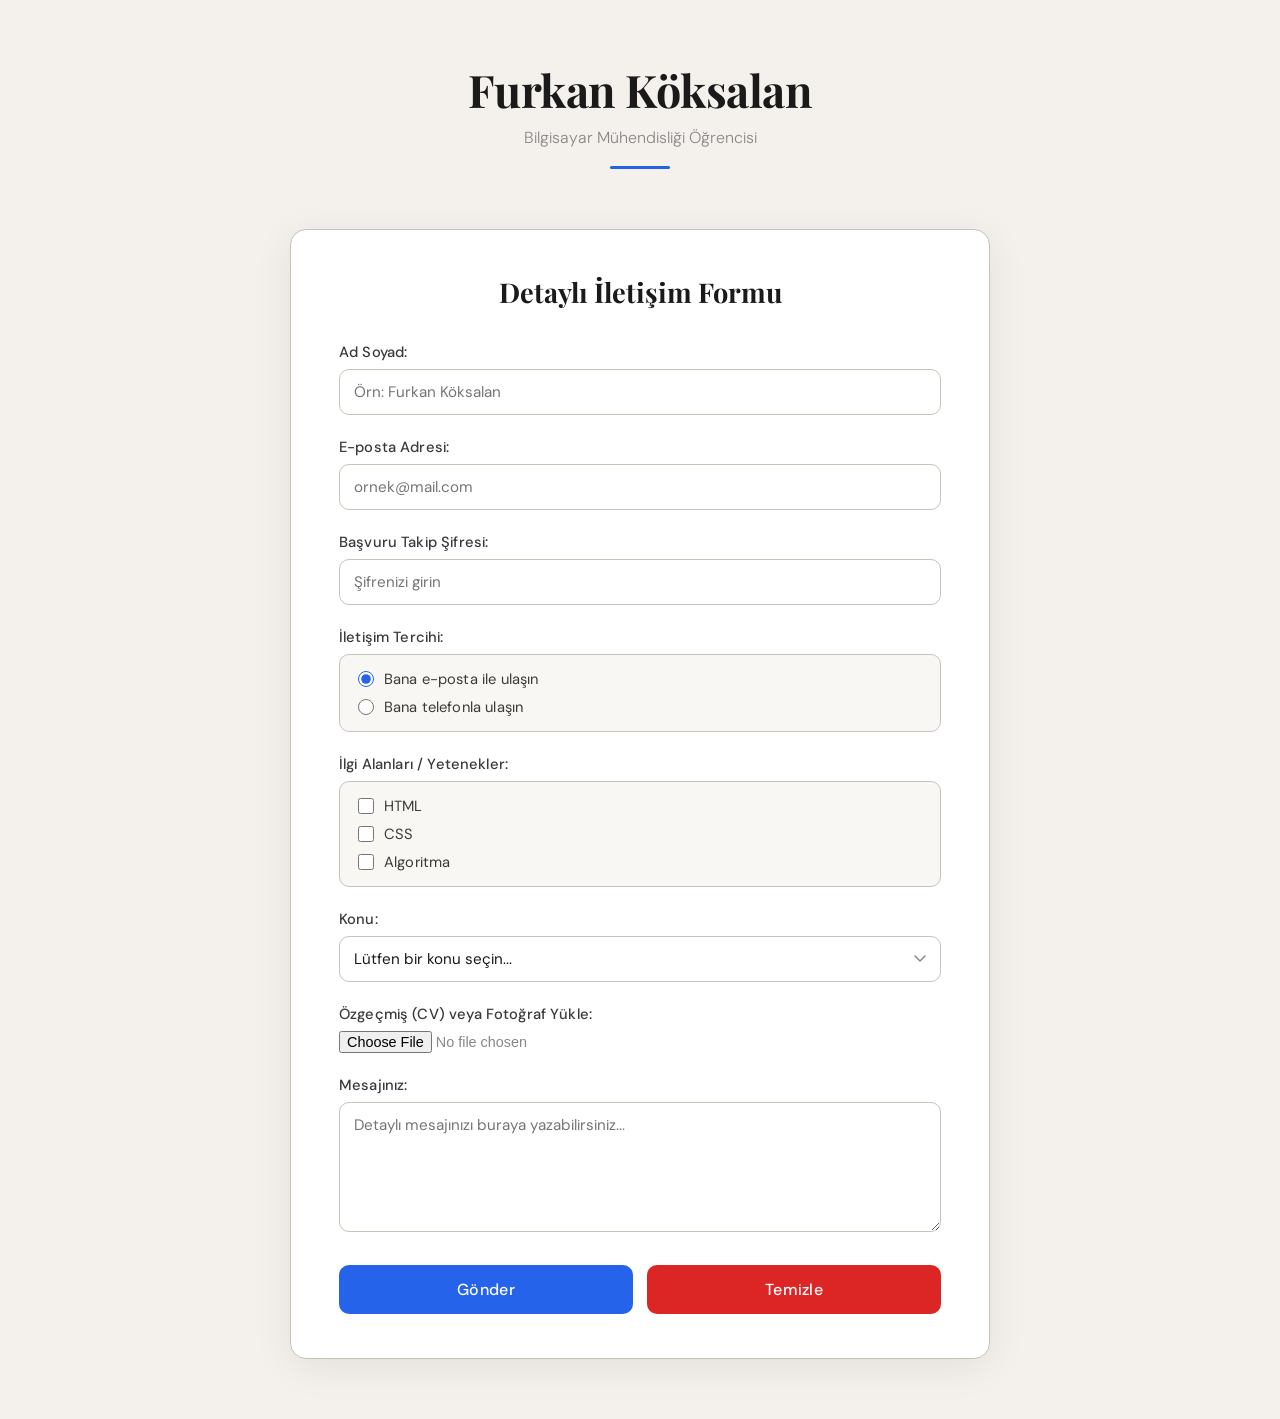
<file: index.html>
<!DOCTYPE html>
<html lang="tr">
<head>
  <meta charset="UTF-8" />
  <meta name="viewport" content="width=device-width, initial-scale=1.0"/>
  <title>Furkan Köksalan - Özgeçmiş</title>
  <link href="https://fonts.googleapis.com/css2?family=Playfair+Display:wght@700&family=DM+Sans:wght@300;400;500&display=swap" rel="stylesheet"/>
  <style>
    *, *::before, *::after { box-sizing: border-box; margin: 0; padding: 0; }

    :root {
      --bg: #f4f1ec;
      --text: #1a1a1a;
      --accent: #2563eb;
      --danger: #dc2626;
      --border: #c8c3b8;
      --input-bg: #ffffff;
      --label: #3a3a3a;
      --muted: #888;
      --radius: 10px;
    }

    body {
      font-family: 'DM Sans', sans-serif;
      background: var(--bg);
      color: var(--text);
      min-height: 100vh;
      padding: 60px 20px;
    }

    /* ── CV header ───────────────────────────────────────────── */
    .cv-header {
      max-width: 700px;
      margin: 0 auto 60px;
      text-align: center;
    }
    .cv-header h1 {
      font-family: 'Playfair Display', serif;
      font-size: 2.8rem;
      letter-spacing: -0.5px;
      margin-bottom: 8px;
    }
    .cv-header p {
      color: var(--muted);
      font-size: 1rem;
      font-weight: 300;
    }
    .divider {
      width: 60px;
      height: 3px;
      background: var(--accent);
      margin: 18px auto 0;
      border-radius: 2px;
    }

    /* ── Contact container ───────────────────────────────────── */
    .contact-container {
      width: 60%;
      max-width: 700px;
      margin: auto;
      background: #fff;
      border: 1.5px solid var(--border);
      border-radius: 16px;
      padding: 44px 48px;
      box-shadow: 0 8px 40px rgba(0,0,0,0.07);
    }

    .contact-container h2 {
      font-family: 'Playfair Display', serif;
      font-size: 1.7rem;
      text-align: center;
      margin-bottom: 32px;
      color: var(--text);
    }

    /* ── Form groups ─────────────────────────────────────────── */
    .form-group {
      margin-bottom: 22px;
    }

    label {
      display: block;
      font-weight: 500;
      font-size: 0.92rem;
      color: var(--label);
      margin-bottom: 7px;
      letter-spacing: 0.01em;
    }

    input[type="text"],
    input[type="email"],
    input[type="password"],
    select,
    textarea {
      width: 100%;
      padding: 12px 14px;
      border: 1.5px solid var(--border);
      border-radius: var(--radius);
      background: var(--input-bg);
      font-family: 'DM Sans', sans-serif;
      font-size: 0.95rem;
      color: var(--text);
      transition: border-color 0.2s, box-shadow 0.2s;
      outline: none;
      margin-bottom: 0;
    }

    input[type="text"]:focus,
    input[type="email"]:focus,
    input[type="password"]:focus,
    select:focus,
    textarea:focus {
      border-color: var(--accent);
      box-shadow: 0 0 0 3px rgba(37,99,235,0.12);
    }

    textarea {
      height: 130px;
      resize: vertical;
    }

    select {
      appearance: none;
      background-image: url("data:image/svg+xml,%3Csvg xmlns='http://www.w3.org/2000/svg' width='12' height='8' viewBox='0 0 12 8'%3E%3Cpath d='M1 1l5 5 5-5' stroke='%23888' stroke-width='1.5' fill='none' stroke-linecap='round'/%3E%3C/svg%3E");
      background-repeat: no-repeat;
      background-position: right 14px center;
      cursor: pointer;
    }

    /* ── Radio & Checkbox groups ─────────────────────────────── */
    .option-box {
      background: #f8f7f4;
      border: 1.5px solid var(--border);
      border-radius: var(--radius);
      padding: 14px 18px;
    }

    .option-box label {
      display: flex;
      align-items: center;
      gap: 10px;
      font-weight: 400;
      margin-bottom: 8px;
      cursor: pointer;
    }
    .option-box label:last-child { margin-bottom: 0; }

    input[type="radio"],
    input[type="checkbox"] {
      width: 16px;
      height: 16px;
      accent-color: var(--accent);
      cursor: pointer;
    }

    /* ── File input ──────────────────────────────────────────── */
    input[type="file"] {
      font-size: 0.9rem;
      color: var(--muted);
      padding: 0;
      border: none;
      background: transparent;
      box-shadow: none;
    }

    /* ── Buttons ─────────────────────────────────────────────── */
    .btn-row {
      display: flex;
      gap: 14px;
      margin-top: 28px;
    }

    button[type="submit"],
    button[type="reset"] {
      flex: 1;
      padding: 14px 24px;
      border: none;
      border-radius: var(--radius);
      font-family: 'DM Sans', sans-serif;
      font-size: 1rem;
      font-weight: 500;
      cursor: pointer;
      letter-spacing: 0.02em;
      transition: opacity 0.2s, transform 0.15s;
    }

    button[type="submit"] {
      background: var(--accent);
      color: #fff;
    }

    button[type="reset"] {
      background: var(--danger);
      color: #fff;
    }

    button[type="submit"]:hover,
    button[type="reset"]:hover {
      opacity: 0.88;
      transform: translateY(-1px);
    }

    /* ── Responsive ──────────────────────────────────────────── */
    @media (max-width: 700px) {
      .contact-container { width: 100%; padding: 28px 20px; }
      .btn-row { flex-direction: column; }
    }
  </style>
</head>
<body>

  <!-- Simple CV header -->
  <div class="cv-header">
    <h1>Furkan Köksalan</h1>
    <p>Bilgisayar Mühendisliği Öğrencisi</p>
    <div class="divider"></div>
  </div>

  <!-- Contact form -->
  <div class="contact-container">
    <h2>Detaylı İletişim Formu</h2>

    <form>
      <!-- Ad Soyad -->
      <div class="form-group">
        <label for="adSoyad">Ad Soyad:</label>
        <input type="text" id="adSoyad" name="adSoyad" placeholder="Örn: Furkan Köksalan" />
      </div>

      <!-- E-posta -->
      <div class="form-group">
        <label for="eposta">E-posta Adresi:</label>
        <input type="email" id="eposta" name="eposta" placeholder="ornek@mail.com" />
      </div>

      <!-- Başvuru Takip Şifresi -->
      <div class="form-group">
        <label for="sifre">Başvuru Takip Şifresi:</label>
        <input type="password" id="sifre" name="sifre" placeholder="Şifrenizi girin" />
      </div>

      <!-- İletişim Tercihi (radio) -->
      <div class="form-group">
        <label>İletişim Tercihi:</label>
        <div class="option-box">
          <label>
            <input type="radio" name="iletisimTercihi" value="eposta" checked />
            Bana e-posta ile ulaşın
          </label>
          <label>
            <input type="radio" name="iletisimTercihi" value="telefon" />
            Bana telefonla ulaşın
          </label>
        </div>
      </div>

      <!-- İlgi Alanları / Yetenekler (checkbox) -->
      <div class="form-group">
        <label>İlgi Alanları / Yetenekler:</label>
        <div class="option-box">
          <label><input type="checkbox" name="yetenek" value="html" /> HTML</label>
          <label><input type="checkbox" name="yetenek" value="css" /> CSS</label>
          <label><input type="checkbox" name="yetenek" value="algoritma" /> Algoritma</label>
        </div>
      </div>

      <!-- Konu (select) -->
      <div class="form-group">
        <label for="konu">Konu:</label>
        <select id="konu" name="konu">
          <option value="" disabled selected>Lütfen bir konu seçin...</option>
          <option value="is-teklifi">İş Teklifi</option>
          <option value="soru">Soru</option>
          <option value="geri-bildirim">Geri Bildirim</option>
        </select>
      </div>

      <!-- Dosya Yükle -->
      <div class="form-group">
        <label for="dosya">Özgeçmiş (CV) veya Fotoğraf Yükle:</label>
        <input type="file" id="dosya" name="dosya" accept=".pdf,.doc,.docx,.jpg,.jpeg,.png" />
      </div>

      <!-- Mesaj -->
      <div class="form-group">
        <label for="mesaj">Mesajınız:</label>
        <textarea id="mesaj" name="mesaj" placeholder="Detaylı mesajınızı buraya yazabilirsiniz..."></textarea>
      </div>

      <!-- Buttons -->
      <div class="btn-row">
        <button type="submit">Gönder</button>
        <button type="reset">Temizle</button>
      </div>
    </form>
  </div>

</body>
</html>
</file>
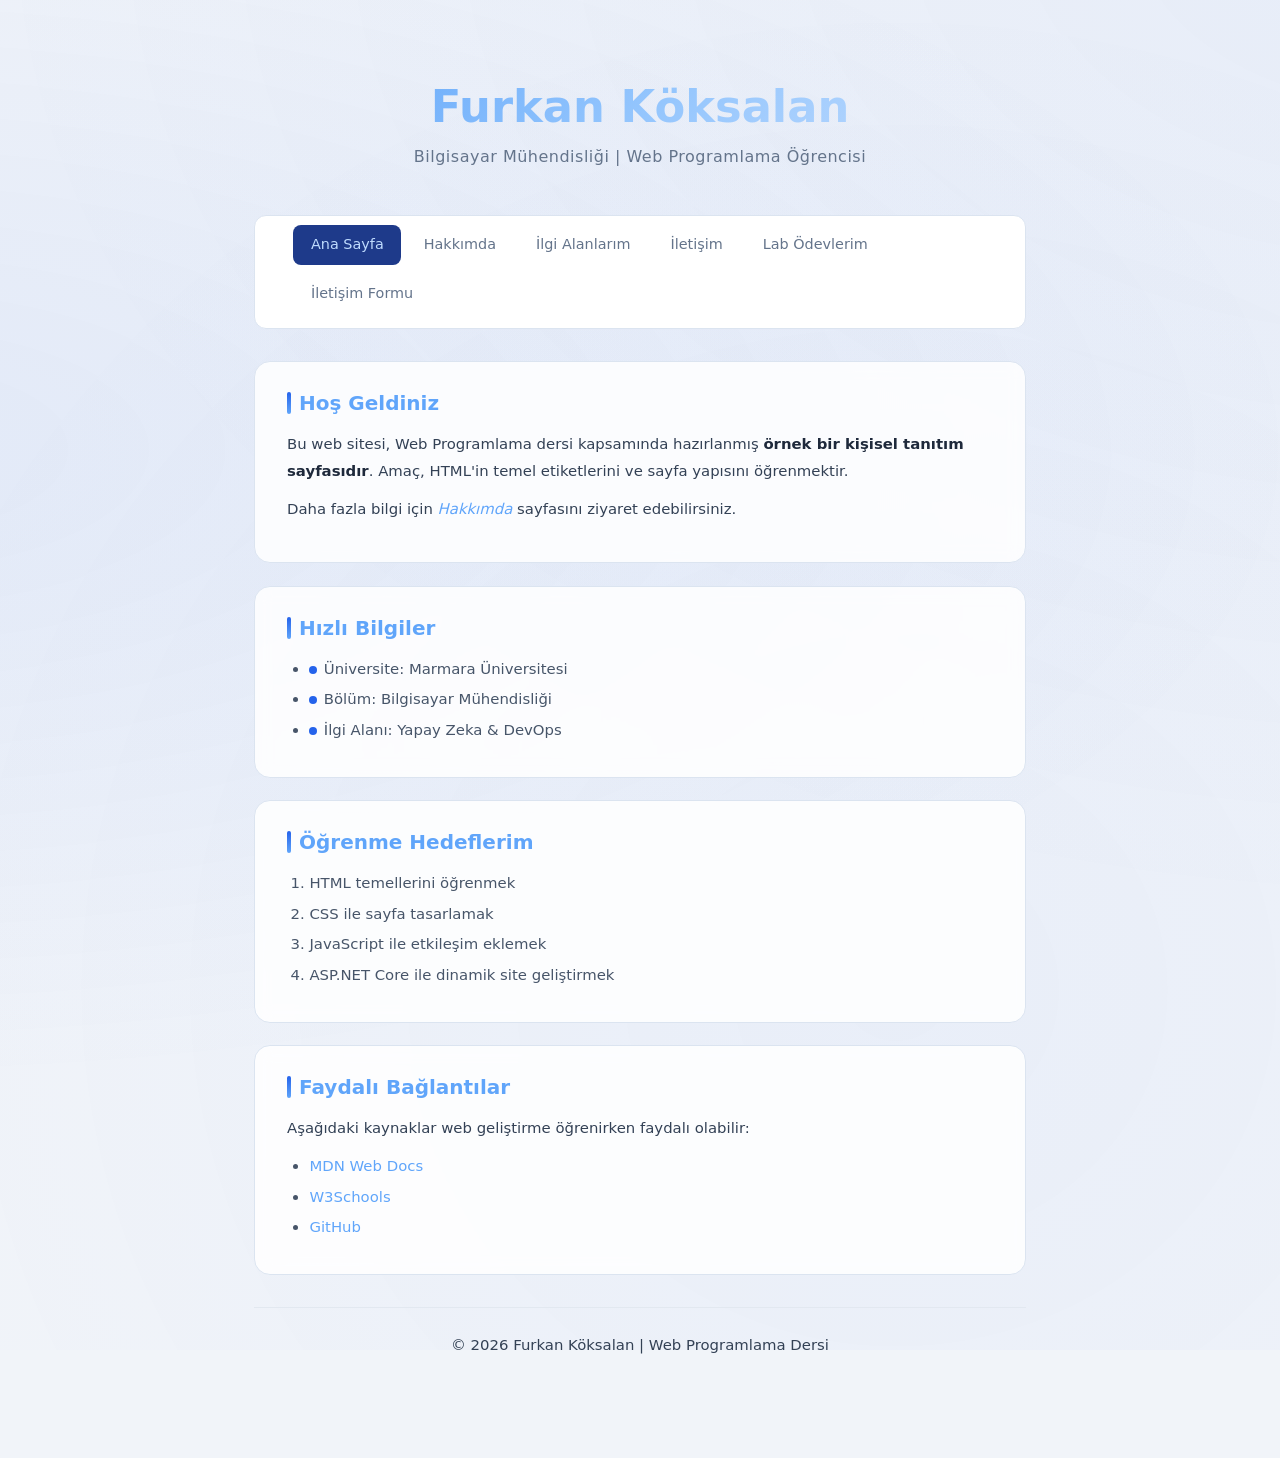
<file: hafta1/index.html>
<!DOCTYPE html>
<html lang="tr">
<head>
  <meta charset="UTF-8" />
  <meta name="viewport" content="width=device-width, initial-scale=1.0" />
  <title>Furkan Köksalan</title>
  <link rel="stylesheet" href="style.css" />
</head>
<body>

  <div class="kapsayici">

    <header>
      <h1>Furkan Köksalan</h1>
      <p>Bilgisayar Mühendisliği | Web Programlama Öğrencisi</p>
    </header>

    <nav>
      <ul>
        <li><a href="index.html" class="aktif">Ana Sayfa</a></li>
        <li><a href="about.html">Hakkımda</a></li>
        <li><a href="interests.html">İlgi Alanlarım</a></li>
        <li><a href="contact.html">İletişim</a></li>
        <li><a href="labs.html">Lab Ödevlerim</a></li>
        <li><a href="../hafta3/index.html">İletişim Formu</a></li>
      </ul>
    </nav>

    <section class="kart">
      <h2>Hoş Geldiniz</h2>
      <p>
        Bu web sitesi, Web Programlama dersi kapsamında hazırlanmış
        <strong>örnek bir kişisel tanıtım sayfasıdır</strong>.
        Amaç, HTML'in temel etiketlerini ve sayfa yapısını öğrenmektir.
      </p>
      <p>Daha fazla bilgi için <a href="about.html"><em>Hakkımda</em></a> sayfasını ziyaret edebilirsiniz.</p>
    </section>

    <section class="kart">
      <h2>Hızlı Bilgiler</h2>
      <ul>
        <li><span class="parlayan-nokta"></span>Üniversite: Marmara Üniversitesi</li>
        <li><span class="parlayan-nokta"></span>Bölüm: Bilgisayar Mühendisliği</li>
        <li><span class="parlayan-nokta"></span>İlgi Alanı: Yapay Zeka &amp; DevOps</li>
      </ul>
    </section>

    <section class="kart">
      <h2>Öğrenme Hedeflerim</h2>
      <ol>
        <li>HTML temellerini öğrenmek</li>
        <li>CSS ile sayfa tasarlamak</li>
        <li>JavaScript ile etkileşim eklemek</li>
        <li>ASP.NET Core ile dinamik site geliştirmek</li>
      </ol>
    </section>

    <section class="kart">
      <h2>Faydalı Bağlantılar</h2>
      <p>Aşağıdaki kaynaklar web geliştirme öğrenirken faydalı olabilir:</p>
      <ul>
        <li><a href="https://developer.mozilla.org" target="_blank">MDN Web Docs</a></li>
        <li><a href="https://www.w3schools.com" target="_blank">W3Schools</a></li>
        <li><a href="https://github.com/furkankoksalan" target="_blank">GitHub</a></li>
      </ul>
    </section>

    <footer>
      <p>© 2026 Furkan Köksalan | Web Programlama Dersi</p>
    </footer>

  </div>

</body>
</html>
</file>
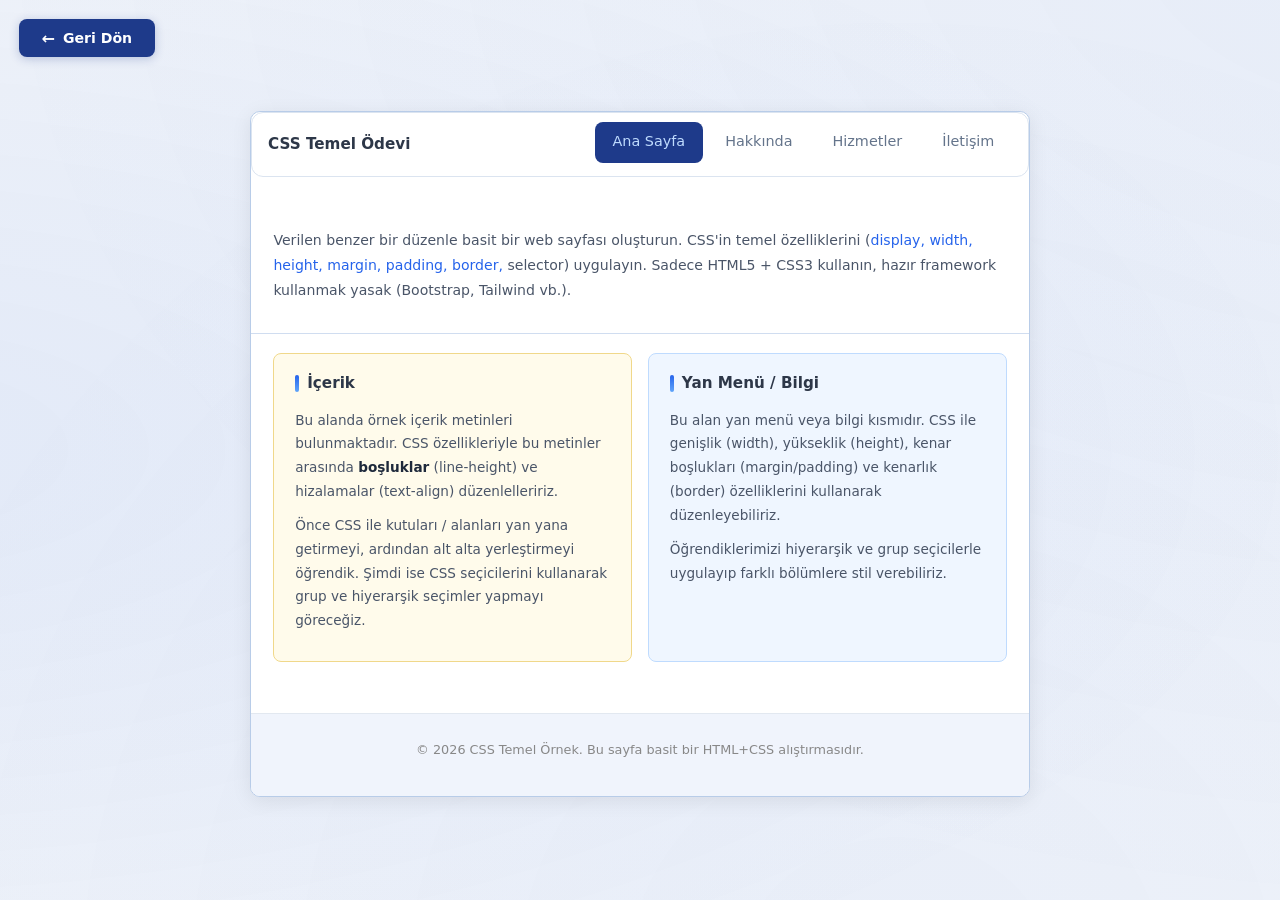
<file: hafta2/index.html>
<!DOCTYPE html>
<html lang="tr">
<head>
  <meta charset="UTF-8" />
  <meta name="viewport" content="width=device-width, initial-scale=1.0" />
  <title>Hafta 2 — CSS Temel Ödevi</title>
  <style>

    /* ===== RESET ===== */
    *, *::before, *::after {
      box-sizing: border-box;
      margin: 0;
      padding: 0;
    }

    /* ===== GRUP SEÇİCİ ===== */
    h1, h2, p {
      line-height: 1.6;
    }

    body {
      background: #e8eef8;
      font-family: 'Segoe UI', system-ui, sans-serif;
      min-height: 100vh;
      display: flex;
      align-items: center;
      justify-content: center;
      padding: 2rem;
    }

    /* ===== ANA KART ===== */
    .sayfa-karti {
      margin-top: 0.5rem;
      background: #fff;
      border: 1.5px solid #b8cce8;
      border-radius: 10px;
      width: 100%;
      max-width: 780px;
      overflow: hidden;
      box-shadow: 0 4px 20px rgba(0,0,0,0.08);
      animation: asagiDus 0.5s ease both;
    }

    @keyframes asagiDus {
      from { opacity: 0; transform: translateY(-20px); }
      to   { opacity: 1; transform: translateY(0); }
    }

    /* ===== NAV ===== */
    nav {
      display: flex;
      justify-content: space-between;
      align-items: center;
      padding: 0.85rem 1.4rem;
      border-bottom: 1.5px solid #d0ddf0;
    }

    .nav-logo {
      font-size: 0.95rem;
      font-weight: 600;
      color: #2d3748;
      text-decoration: none;
    }

    /* ul > li > a — display: inline-block ile yatay menü */
    nav ul {
      list-style: none;
    }

    nav ul li {
      display: inline-block;
    }

    /* Hiyerarşik seçici 1 */
    nav ul li a {
      display: inline-block;
      padding: 0.35rem 0.9rem;
      font-size: 0.88rem;
      font-weight: 500;
      color: #4a5568;
      text-decoration: none;
      border-radius: 6px;
      transition: color 0.2s, background 0.2s;
    }

    nav ul li a.aktif {
      background: #1e3a8a;
      color: #fff;
    }

    /* Hover efekti */
    nav ul li a:hover {
      color: #2563eb;
    }

    /* ===== HEADER METNİ ===== */
    .aciklama {
      padding: 1.2rem 1.4rem;
      border-bottom: 1.5px solid #d0ddf0;
    }

    /* Hiyerarşik seçici 2 */
    .aciklama p {
      font-size: 0.88rem;
      color: #4a5568;
      line-height: 1.75;
    }

    .aciklama p span {
      color: #2563eb;
    }

    /* ===== İKİ SÜTUN ===== */
    .iki-sutun {
      display: flex;
      gap: 1rem;
      padding: 1.2rem 1.4rem;
    }

    /* ===== SOL KUTU — sarı ===== */
    .icerik-kutu {
      flex: 1;
      background: #fffbeb;
      border: 1.5px solid #f0d88a;
      border-radius: 8px;
      padding: 1.1rem 1.3rem;
      animation: soldan 0.6s ease 0.15s both;
      transition: transform 0.2s, box-shadow 0.2s;
    }

    .icerik-kutu:hover {
      transform: translateY(-3px);
      box-shadow: 0 6px 16px rgba(240,180,0,0.15);
    }

    @keyframes soldan {
      from { opacity: 0; transform: translateX(-18px); }
      to   { opacity: 1; transform: translateX(0); }
    }

    .icerik-kutu h2 {
      font-size: 0.95rem;
      font-weight: 700;
      color: #2d3748;
      margin-bottom: 0.8rem;
    }

    /* Hiyerarşik seçici 3 */
    .icerik-kutu p {
      font-size: 0.85rem;
      color: #4a5568;
      line-height: 1.75;
      margin-bottom: 0.65rem;
    }

    /* ===== SAĞ KUTU — mavi ===== */
    .yan-menu-kutu {
      flex: 1;
      background: #eff6ff;
      border: 1.5px solid #bfdbfe;
      border-radius: 8px;
      padding: 1.1rem 1.3rem;
      animation: sagdan 0.6s ease 0.25s both;
      transition: transform 0.2s, box-shadow 0.2s;
    }

    .yan-menu-kutu:hover {
      transform: translateY(-3px);
      box-shadow: 0 6px 16px rgba(30,80,180,0.15);
    }

    @keyframes sagdan {
      from { opacity: 0; transform: translateX(18px); }
      to   { opacity: 1; transform: translateX(0); }
    }

    .yan-menu-kutu h2 {
      font-size: 0.95rem;
      font-weight: 700;
      color: #2d3748;
      margin-bottom: 0.8rem;
    }

    .yan-menu-kutu p {
      font-size: 0.85rem;
      color: #4a5568;
      line-height: 1.75;
      margin-bottom: 0.65rem;
    }

    /* ===== FOOTER ===== */
    footer {
      background: #f0f4fc;
      border-top: 1.5px solid #d0ddf0;
      text-align: center;
      padding: 0.85rem;
    }

    footer p {
      font-size: 0.8rem;
      color: #888;
    }

  </style>
  <link rel="stylesheet" href="../hafta1/style.css" />
</head>
<body>

  <a href="../hafta1/labs.html" class="btn-geri-don" style="position:fixed;top:1.2rem;left:1.2rem;z-index:999;">Geri Dön</a>

  <div class="sayfa-karti">

    <!-- NAV: ul > li > a, display: inline-block ile yatay -->
    <nav>
      <a href="../hafta1/index.html" class="nav-logo">CSS Temel Ödevi</a>
      <ul>
        <li><a href="../hafta1/index.html" class="aktif">Ana Sayfa</a></li>
        <li><a href="../hafta1/about.html">Hakkında</a></li>
        <li><a href="../hafta1/interests.html">Hizmetler</a></li>
        <li><a href="../hafta1/contact.html">İletişim</a></li>
      </ul>
    </nav>

    <!-- AÇIKLAMA METNİ -->
    <div class="aciklama">
      <p>
        Verilen benzer bir düzenle basit bir web sayfası oluşturun. CSS'in temel özelliklerini
        (<span>display, width, height, margin, padding, border,</span> selector) uygulayın.
        Sadece HTML5 + CSS3 kullanın, hazır framework kullanmak yasak (Bootstrap, Tailwind vb.).
      </p>
    </div>

    <!-- İKİ SÜTUN -->
    <div class="iki-sutun">

      <div class="icerik-kutu">
        <h2>İçerik</h2>
        <p>
          Bu alanda örnek içerik metinleri bulunmaktadır. CSS özellikleriyle bu metinler arasında
          <strong>boşluklar</strong> (line-height) ve hizalamalar (text-align) düzenlelleririz.
        </p>
        <p>
          Önce CSS ile kutuları / alanları yan yana getirmeyi, ardından alt alta yerleştirmeyi
          öğrendik. Şimdi ise CSS seçicilerini kullanarak grup ve hiyerarşik seçimler yapmayı
          göreceğiz.
        </p>
      </div>

      <div class="yan-menu-kutu">
        <h2>Yan Menü / Bilgi</h2>
        <p>
          Bu alan yan menü veya bilgi kısmıdır. CSS ile genişlik (width), yükseklik (height),
          kenar boşlukları (margin/padding) ve kenarlık (border) özelliklerini kullanarak
          düzenleyebiliriz.
        </p>
        <p>
          Öğrendiklerimizi hiyerarşik ve grup seçicilerle uygulayıp farklı bölümlere stil
          verebiliriz.
        </p>
      </div>

    </div>

    <!-- FOOTER -->
    <footer>
      <p>© 2026 CSS Temel Örnek. Bu sayfa basit bir HTML+CSS alıştırmasıdır.</p>
    </footer>

  </div>

</body>
</html>
</file>
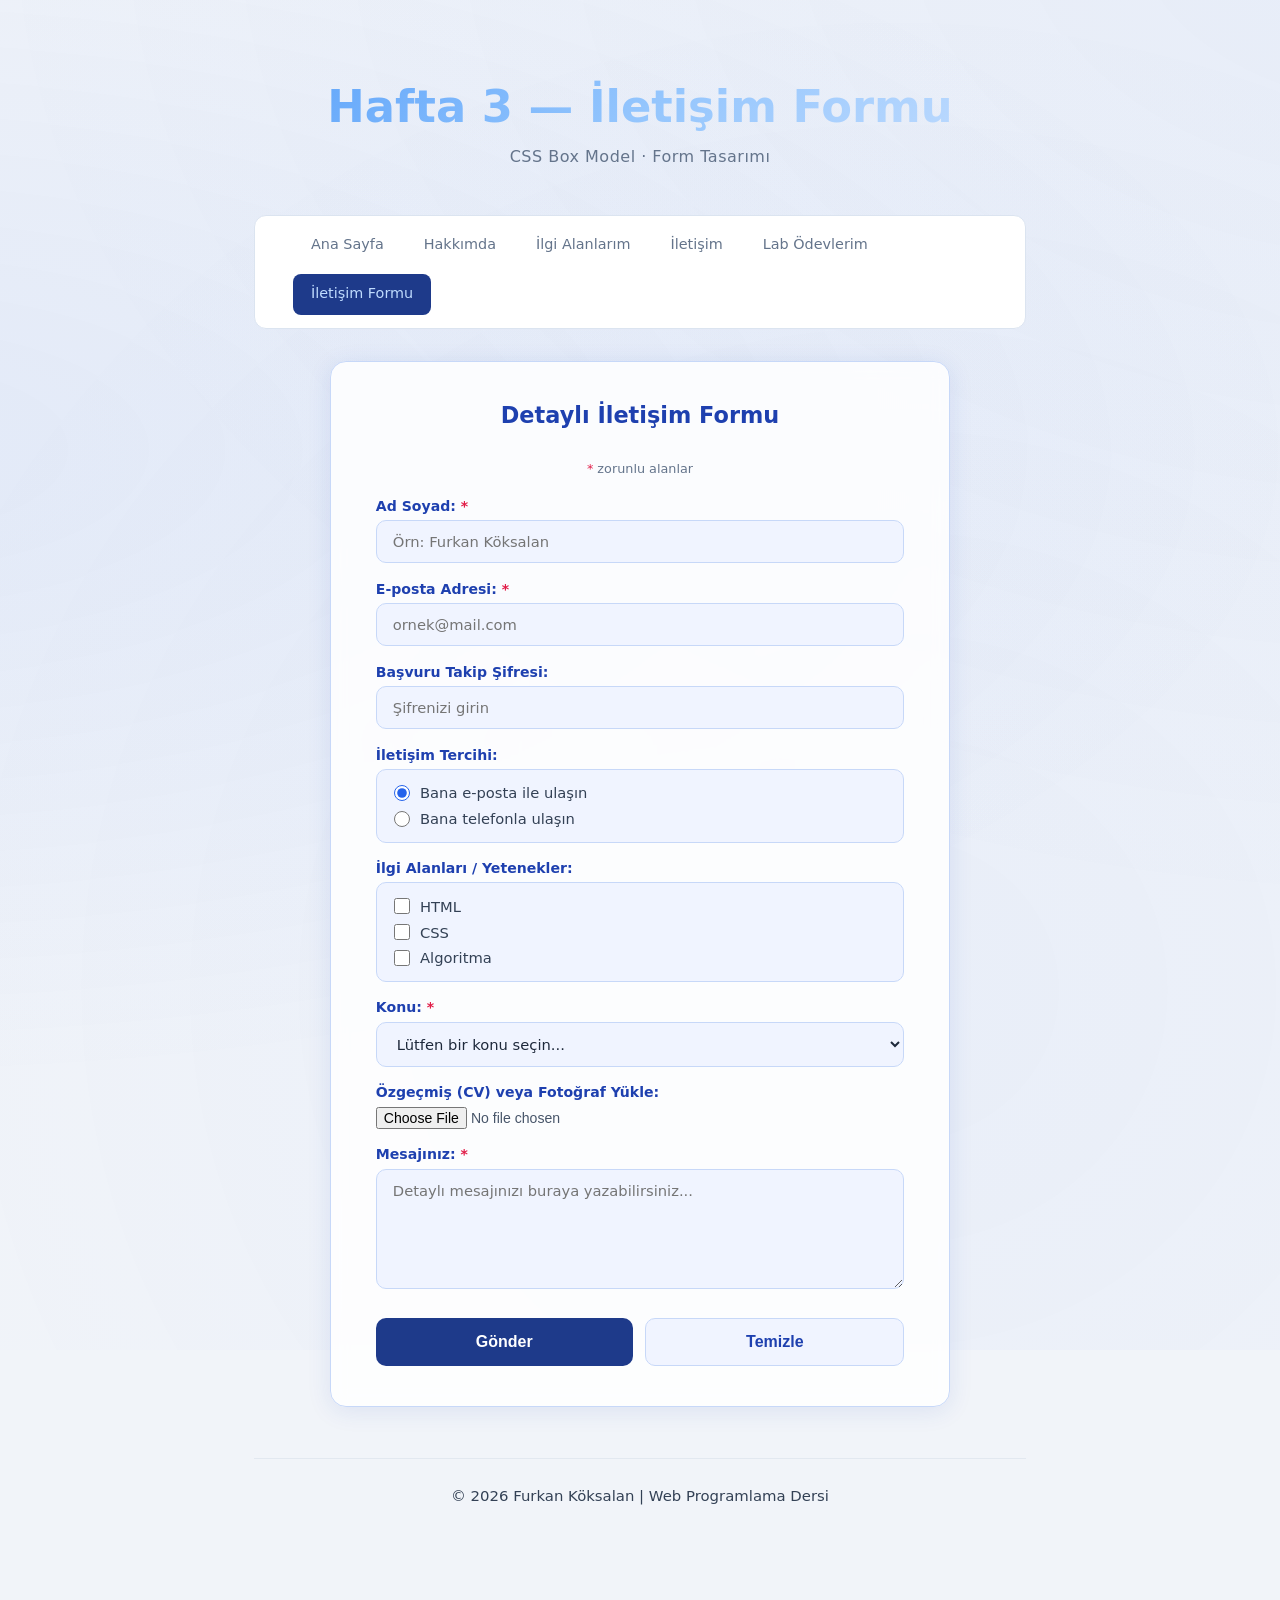
<file: hafta3/index.html>
<!DOCTYPE html>
<html lang="tr">
<head>
  <meta charset="UTF-8" />
  <meta name="viewport" content="width=device-width, initial-scale=1.0" />
  <title>Hafta 3 — İletişim Formu</title>
  <link rel="stylesheet" href="../hafta1/style.css" />
  <style>
    /* contact-container — ana CSS temasıyla uyumlu */
    .contact-container {
      width: 100%;
      max-width: 620px;
      margin: 0 auto;
      background: rgba(255,255,255,0.85);
      border: 1.5px solid #c7d8f8;
      border-radius: 16px;
      padding: 2.5rem 2.8rem;
      box-shadow: 0 4px 24px rgba(30,64,175,0.10);
      backdrop-filter: blur(8px);
    }

    .contact-container h2 {
      font-size: 1.4rem;
      font-weight: 800;
      color: #1e40af;
      text-align: center;
      margin-bottom: 1.8rem;
      display: block;
    }

    .contact-container h2::before { display: none; }

    label {
      display: block;
      font-weight: 700;
      font-size: 0.88rem;
      color: #1e40af;
      margin-bottom: 0.4rem;
      margin-top: 1.1rem;
    }

    input[type="text"],
    input[type="email"],
    input[type="password"],
    select,
    textarea {
      width: 100%;
      padding: 0.75rem 1rem;
      border: 1.5px solid #c7d8f8;
      border-radius: 10px;
      font-size: 0.92rem;
      font-family: inherit;
      color: #1e293b;
      background: #f0f4ff;
      outline: none;
      transition: border-color 0.2s, box-shadow 0.2s, background 0.2s;
      box-sizing: border-box;
    }

    input:focus, select:focus, textarea:focus {
      border-color: #2563eb;
      background: #ffffff;
      box-shadow: 0 0 0 3px rgba(37,99,235,0.12);
    }

    .option-group {
      background: #f0f4ff;
      border: 1.5px solid #c7d8f8;
      border-radius: 10px;
      padding: 0.9rem 1.1rem;
      display: flex;
      flex-direction: column;
      gap: 0.55rem;
    }

    .option-group label {
      display: flex;
      align-items: center;
      gap: 0.6rem;
      font-weight: 400;
      font-size: 0.92rem;
      color: #334155;
      margin: 0;
      cursor: pointer;
    }

    .option-group input[type="radio"],
    .option-group input[type="checkbox"] {
      width: 16px;
      height: 16px;
      margin: 0;
      padding: 0;
      border: none;
      box-shadow: none;
      accent-color: #2563eb;
      flex-shrink: 0;
    }

    textarea { resize: vertical; min-height: 120px; }

    input[type="file"] {
      border: none;
      padding: 0;
      font-size: 0.88rem;
      color: #475569;
      background: transparent;
      width: auto;
      cursor: pointer;
    }

    .btn-group {
      display: flex;
      gap: 0.8rem;
      margin-top: 1.6rem;
    }

    .btn-gonder {
      flex: 1;
      padding: 0.85rem 1rem;
      background: #1e3a8a;
      color: #fff;
      border: none;
      border-radius: 10px;
      font-size: 1rem;
      font-weight: 700;
      cursor: pointer;
      transition: background 0.2s, transform 0.15s, box-shadow 0.2s;
    }
    .btn-gonder:hover {
      background: #2563eb;
      transform: translateY(-2px);
      box-shadow: 0 6px 20px rgba(37,99,235,0.25);
    }

    .btn-temizle {
      flex: 1;
      padding: 0.85rem 1rem;
      background: #f0f4ff;
      color: #1e40af;
      border: 1.5px solid #c7d8f8;
      border-radius: 10px;
      font-size: 1rem;
      font-weight: 700;
      cursor: pointer;
      transition: background 0.2s, transform 0.15s, border-color 0.2s;
    }
    .btn-temizle:hover {
      background: #e8eeff;
      border-color: #2563eb;
      transform: translateY(-2px);
    }
  </style>
</head>
<body>
  <div class="kapsayici">

    <header>
      <h1>Hafta 3 — İletişim Formu</h1>
      <p>CSS Box Model · Form Tasarımı</p>
    </header>

    <nav>
      <ul>
        <li><a href="../hafta1/index.html">Ana Sayfa</a></li>
        <li><a href="../hafta1/about.html">Hakkımda</a></li>
        <li><a href="../hafta1/interests.html">İlgi Alanlarım</a></li>
        <li><a href="../hafta1/contact.html">İletişim</a></li>
        <li><a href="../hafta1/labs.html">Lab Ödevlerim</a></li>
        <li><a href="index.html" class="aktif">İletişim Formu</a></li>
      </ul>
    </nav>

    <div class="contact-container">
      <h2>Detaylı İletişim Formu</h2>
      <p style="text-align:center;font-size:0.8rem;color:#64748b;margin-bottom:0.5rem;"><span style="color:#e11d48">*</span> zorunlu alanlar</p>

      <label for="ad-soyad">Ad Soyad: <span style="color:#e11d48">*</span></label>
      <input type="text" id="ad-soyad" placeholder="Örn: Furkan Köksalan" />

      <label for="eposta">E-posta Adresi: <span style="color:#e11d48">*</span></label>
      <input type="email" id="eposta" placeholder="ornek@mail.com" />

      <label for="sifre">Başvuru Takip Şifresi:</label>
      <input type="password" id="sifre" placeholder="Şifrenizi girin" />

      <label>İletişim Tercihi:</label>
      <div class="option-group">
        <label><input type="radio" name="iletisim" checked /> Bana e-posta ile ulaşın</label>
        <label><input type="radio" name="iletisim" /> Bana telefonla ulaşın</label>
      </div>

      <label>İlgi Alanları / Yetenekler:</label>
      <div class="option-group">
        <label><input type="checkbox" /> HTML</label>
        <label><input type="checkbox" /> CSS</label>
        <label><input type="checkbox" /> Algoritma</label>
      </div>

      <label for="konu">Konu: <span style="color:#e11d48">*</span></label>
      <select id="konu">
        <option value="">Lütfen bir konu seçin...</option>
        <option>İş Teklifi</option>
        <option>Soru</option>
        <option>Geri Bildirim</option>
      </select>

      <label for="dosya">Özgeçmiş (CV) veya Fotoğraf Yükle:</label>
      <input type="file" id="dosya" />

      <label for="mesaj">Mesajınız: <span style="color:#e11d48">*</span></label>
      <textarea id="mesaj" placeholder="Detaylı mesajınızı buraya yazabilirsiniz..."></textarea>

      <div class="btn-group">
        <button class="btn-gonder" onclick="gonder()">Gönder</button>
        <button class="btn-temizle" onclick="temizle()">Temizle</button>
      </div>
    </div>

    <br>

    <footer>
      <p>© 2026 Furkan Köksalan | Web Programlama Dersi</p>
    </footer>

  </div>

  <script>
    function gonder() {
      const ad = document.getElementById('ad-soyad').value.trim();
      const ep = document.getElementById('eposta').value.trim();
      if (!ad || !ep) { alert('Lütfen Ad Soyad ve E-posta alanlarını doldurun.'); return; }
      alert('Teşekkürler ' + ad + '! Mesajınız alındı.');
    }
    function temizle() {
      document.querySelectorAll('input[type="text"], input[type="email"], input[type="password"], textarea, select')
        .forEach(el => el.value = '');
      document.querySelectorAll('input[type="checkbox"]').forEach(el => el.checked = false);
      document.querySelector('input[type="radio"]').checked = true;
    }
  </script>
</body>
</html>
</file>
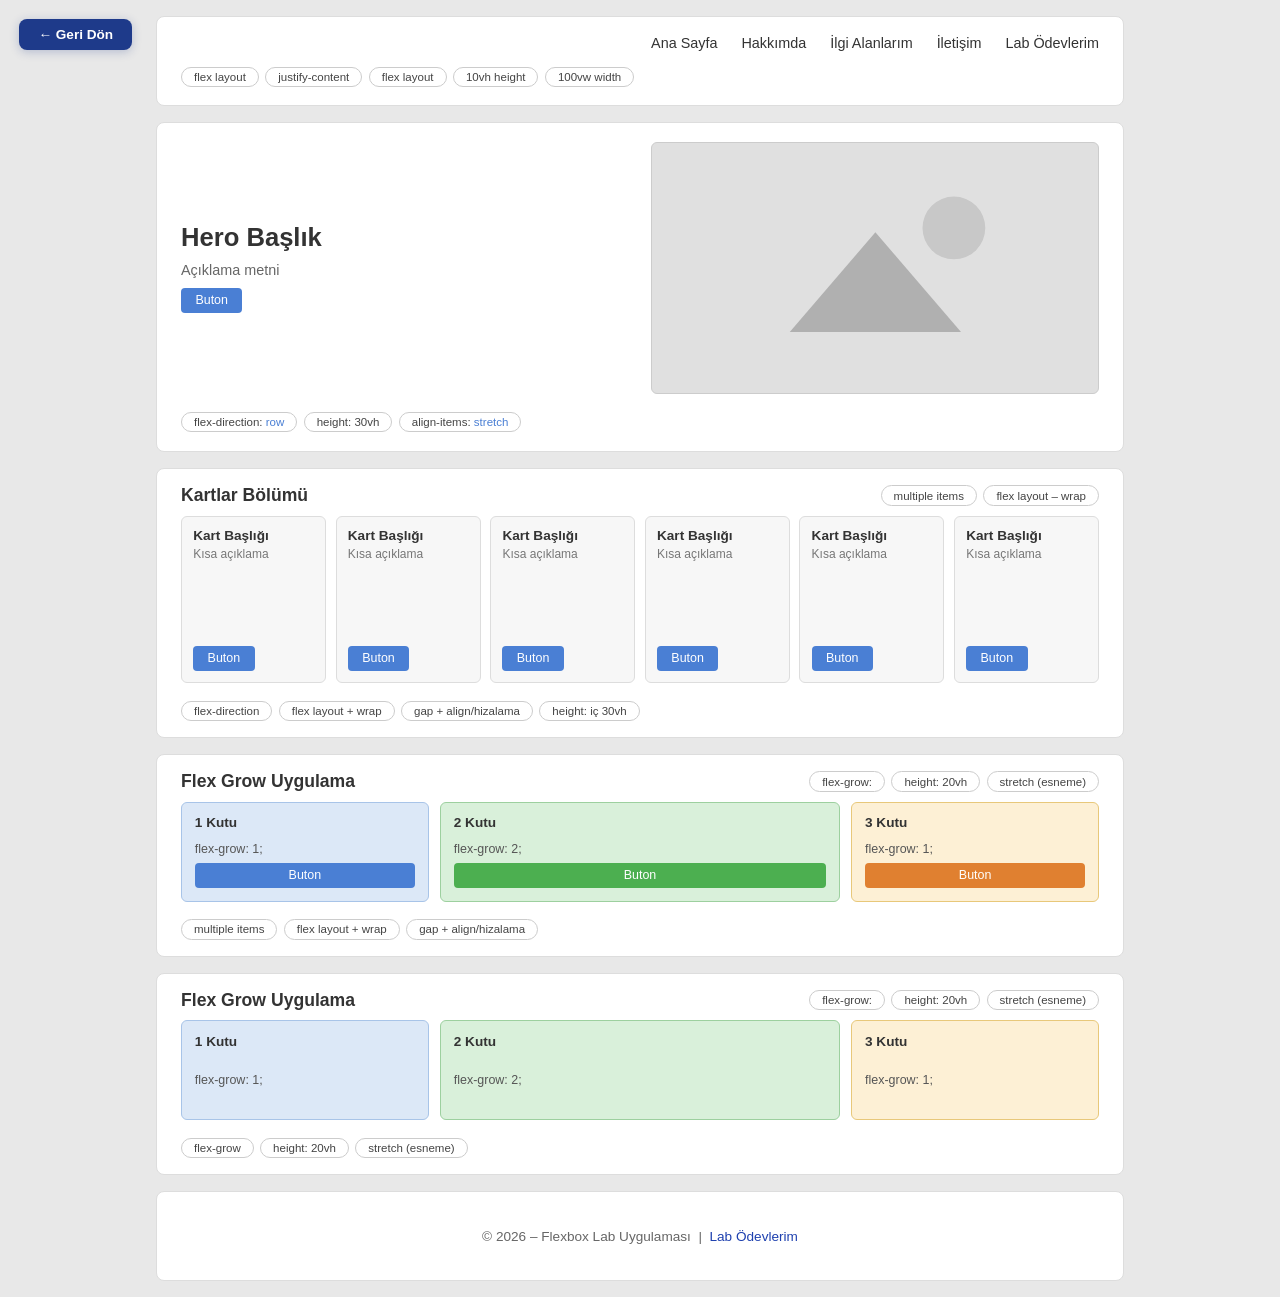
<file: hafta4/index.html>
<!DOCTYPE html>
<html lang="tr">
<head>
  <meta charset="UTF-8" />
  <meta name="viewport" content="width=device-width, initial-scale=1.0" />
  <title>Hafta 4 — Flexbox Lab</title>
  <link rel="stylesheet" href="style.css" />
</head>
<body>

  <a href="../hafta1/labs.html" class="btn-geri-back" style="position:fixed;top:1.2rem;left:1.2rem;z-index:999;">← Geri Dön</a>

  <div class="wrapper">

    <!-- 1) NAVBAR -->
    <nav class="navbar">
      <div class="navbar-top">
        <div class="logo"></div>
        <ul class="nav-links">
          <li><a href="../hafta1/index.html">Ana Sayfa</a></li>
          <li><a href="../hafta1/about.html">Hakkımda</a></li>
          <li><a href="../hafta1/interests.html">İlgi Alanlarım</a></li>
          <li><a href="../hafta1/contact.html">İletişim</a></li>
          <li><a href="../hafta1/labs.html">Lab Ödevlerim</a></li>
        </ul>
      </div>
      <div class="section-tags">
        <span class="tag">flex layout</span>
        <span class="tag">justify-content</span>
        <span class="tag">flex layout</span>
        <span class="tag">10vh height</span>
        <span class="tag">100vw width</span>
      </div>
    </nav>

    <!-- 2) HERO -->
    <section class="hero">
      <div class="hero-inner">
        <div class="hero-text">
          <h1>Hero Başlık</h1>
          <p>Açıklama metni</p>
          <button class="btn">Buton</button>
        </div>
        <div class="hero-image">
          <svg viewBox="0 0 200 140" xmlns="http://www.w3.org/2000/svg">
            <rect width="200" height="140" fill="#e0e0e0"/>
            <polygon points="40,115 100,45 160,115" fill="#b0b0b0"/>
            <circle cx="155" cy="42" r="22" fill="#c8c8c8"/>
          </svg>
        </div>
      </div>
      <div class="section-tags">
        <span class="tag">flex-direction: <span class="tag-val">row</span></span>
        <span class="tag">height: 30vh</span>
        <span class="tag">align-items: <span class="tag-val">stretch</span></span>
      </div>
    </section>

    <!-- 3) KARTLAR BÖLÜMÜ -->
    <section class="cards-section">
      <div class="cards-header">
        <h2>Kartlar Bölümü</h2>
        <div class="header-tags">
          <span class="tag">multiple items</span>
          <span class="tag">flex layout – wrap</span>
        </div>
      </div>
      <div class="cards-container">
        <div class="card"><h3>Kart Başlığı</h3><p>Kısa açıklama</p><button class="btn">Buton</button></div>
        <div class="card"><h3>Kart Başlığı</h3><p>Kısa açıklama</p><button class="btn">Buton</button></div>
        <div class="card"><h3>Kart Başlığı</h3><p>Kısa açıklama</p><button class="btn">Buton</button></div>
        <div class="card"><h3>Kart Başlığı</h3><p>Kısa açıklama</p><button class="btn">Buton</button></div>
        <div class="card"><h3>Kart Başlığı</h3><p>Kısa açıklama</p><button class="btn">Buton</button></div>
        <div class="card"><h3>Kart Başlığı</h3><p>Kısa açıklama</p><button class="btn">Buton</button></div>
      </div>
      <div class="section-tags">
        <span class="tag">flex-direction</span>
        <span class="tag">flex layout + wrap</span>
        <span class="tag">gap + align/hizalama</span>
        <span class="tag">height: iç 30vh</span>
      </div>
    </section>

    <!-- 4) FLEX GROW UYGULAMA -->
    <section class="flex-grow-section">
      <div class="cards-header">
        <h2>Flex Grow Uygulama</h2>
        <div class="header-tags">
          <span class="tag">flex-grow:</span>
          <span class="tag">height: 20vh</span>
          <span class="tag">stretch (esneme)</span>
        </div>
      </div>
      <div class="grow-container">
        <div class="box box-1">
          <strong>1 Kutu</strong>
          <span>flex-grow: 1;</span>
          <button class="btn btn-blue">Buton</button>
        </div>
        <div class="box box-2">
          <strong>2 Kutu</strong>
          <span>flex-grow: 2;</span>
          <button class="btn btn-green">Buton</button>
        </div>
        <div class="box box-3">
          <strong>3 Kutu</strong>
          <span>flex-grow: 1;</span>
          <button class="btn btn-orange">Buton</button>
        </div>
      </div>
      <div class="section-tags">
        <span class="tag">multiple items</span>
        <span class="tag">flex layout + wrap</span>
        <span class="tag">gap + align/hizalama</span>
      </div>
    </section>

    <!-- 5) FLEX GROW UYGULAMA - BUTONSUZ -->
    <section class="flex-grow-section">
      <div class="cards-header">
        <h2>Flex Grow Uygulama</h2>
        <div class="header-tags">
          <span class="tag">flex-grow:</span>
          <span class="tag">height: 20vh</span>
          <span class="tag">stretch (esneme)</span>
        </div>
      </div>
      <div class="grow-container">
        <div class="box box-1"><strong>1 Kutu</strong><span>flex-grow: 1;</span></div>
        <div class="box box-2"><strong>2 Kutu</strong><span>flex-grow: 2;</span></div>
        <div class="box box-3"><strong>3 Kutu</strong><span>flex-grow: 1;</span></div>
      </div>
      <div class="section-tags">
        <span class="tag">flex-grow</span>
        <span class="tag">height: 20vh</span>
        <span class="tag">stretch (esneme)</span>
      </div>
    </section>

    <!-- 6) FOOTER -->
    <footer class="footer">
      <p>&copy; 2026 – Flexbox Lab Uygulaması &nbsp;|&nbsp; <a href="../hafta1/labs.html">Lab Ödevlerim</a></p>
    </footer>

  </div>

</body>
</html>
</file>
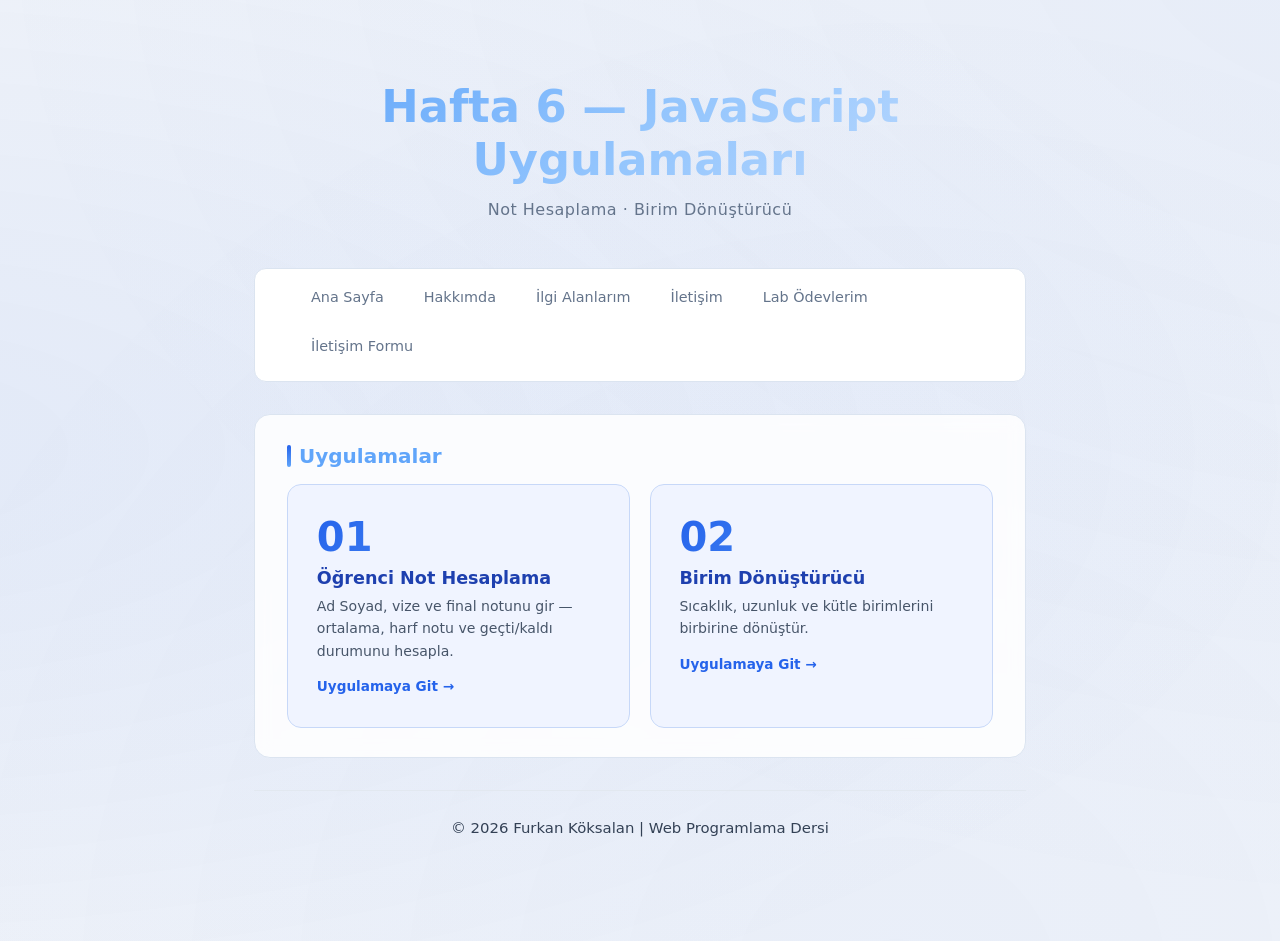
<file: hafta6/index.html>
<!DOCTYPE html>
<html lang="tr">
<head>
  <meta charset="UTF-8" />
  <meta name="viewport" content="width=device-width, initial-scale=1.0" />
  <title>Hafta 6 — JavaScript Uygulamaları</title>
  <link rel="stylesheet" href="../hafta1/style.css" />
  <style>
    .app-grid {
      display: grid;
      grid-template-columns: 1fr 1fr;
      gap: 1.2rem;
      margin-top: 0.5rem;
    }

    @media (max-width: 600px) {
      .app-grid { grid-template-columns: 1fr; }
    }

    .app-kart {
      display: block;
      background: #f0f4ff;
      border: 1.5px solid #c7d8f8;
      border-radius: 14px;
      padding: 2rem 1.8rem;
      text-decoration: none;
      color: #1e293b;
      transition: transform 0.2s, box-shadow 0.2s, border-color 0.2s;
      animation: kartGel 0.5s ease both;
    }

    .app-kart:nth-child(1) { animation-delay: 0.05s; }
    .app-kart:nth-child(2) { animation-delay: 0.15s; }

    .app-kart:hover {
      transform: translateY(-5px);
      box-shadow: 0 12px 32px rgba(37,99,235,0.18);
      border-color: #2563eb;
      text-decoration: none;
      color: #1e293b;
    }

    .app-no {
      font-size: 2.5rem;
      font-weight: 800;
      background: linear-gradient(135deg, #2563eb, #60a5fa);
      -webkit-background-clip: text;
      -webkit-text-fill-color: transparent;
      background-clip: text;
      line-height: 1;
      margin-bottom: 0.7rem;
    }

    .app-baslik {
      font-size: 1.1rem;
      font-weight: 700;
      color: #1e40af;
      margin-bottom: 0.4rem;
    }

    .app-aciklama {
      font-size: 0.88rem;
      color: #475569;
      line-height: 1.6;
      margin: 0;
    }

    .app-ok {
      display: inline-block;
      margin-top: 1rem;
      font-size: 0.85rem;
      font-weight: 600;
      color: #2563eb;
    }
  </style>
</head>
<body>
  <div class="kapsayici">

    <header>
      <h1>Hafta 6 — JavaScript Uygulamaları</h1>
      <p>Not Hesaplama · Birim Dönüştürücü</p>
    </header>

    <nav>
      <ul>
        <li><a href="../hafta1/index.html">Ana Sayfa</a></li>
        <li><a href="../hafta1/about.html">Hakkımda</a></li>
        <li><a href="../hafta1/interests.html">İlgi Alanlarım</a></li>
        <li><a href="../hafta1/contact.html">İletişim</a></li>
        <li><a href="../hafta1/labs.html">Lab Ödevlerim</a></li>
        <li><a href="../hafta3/index.html">İletişim Formu</a></li>
      </ul>
    </nav>

    <section class="kart">
      <h2>Uygulamalar</h2>
      <div class="app-grid">

        <a href="uygulama1.html" class="app-kart">
          <div class="app-no">01</div>
          <div class="app-baslik">Öğrenci Not Hesaplama</div>
          <p class="app-aciklama">Ad Soyad, vize ve final notunu gir — ortalama, harf notu ve geçti/kaldı durumunu hesapla.</p>
          <span class="app-ok">Uygulamaya Git →</span>
        </a>

        <a href="uygulama2.html" class="app-kart">
          <div class="app-no">02</div>
          <div class="app-baslik">Birim Dönüştürücü</div>
          <p class="app-aciklama">Sıcaklık, uzunluk ve kütle birimlerini birbirine dönüştür.</p>
          <span class="app-ok">Uygulamaya Git →</span>
        </a>

      </div>
    </section>

    <footer>
      <p>© 2026 Furkan Köksalan | Web Programlama Dersi</p>
    </footer>

  </div>
</body>
</html>
</file>
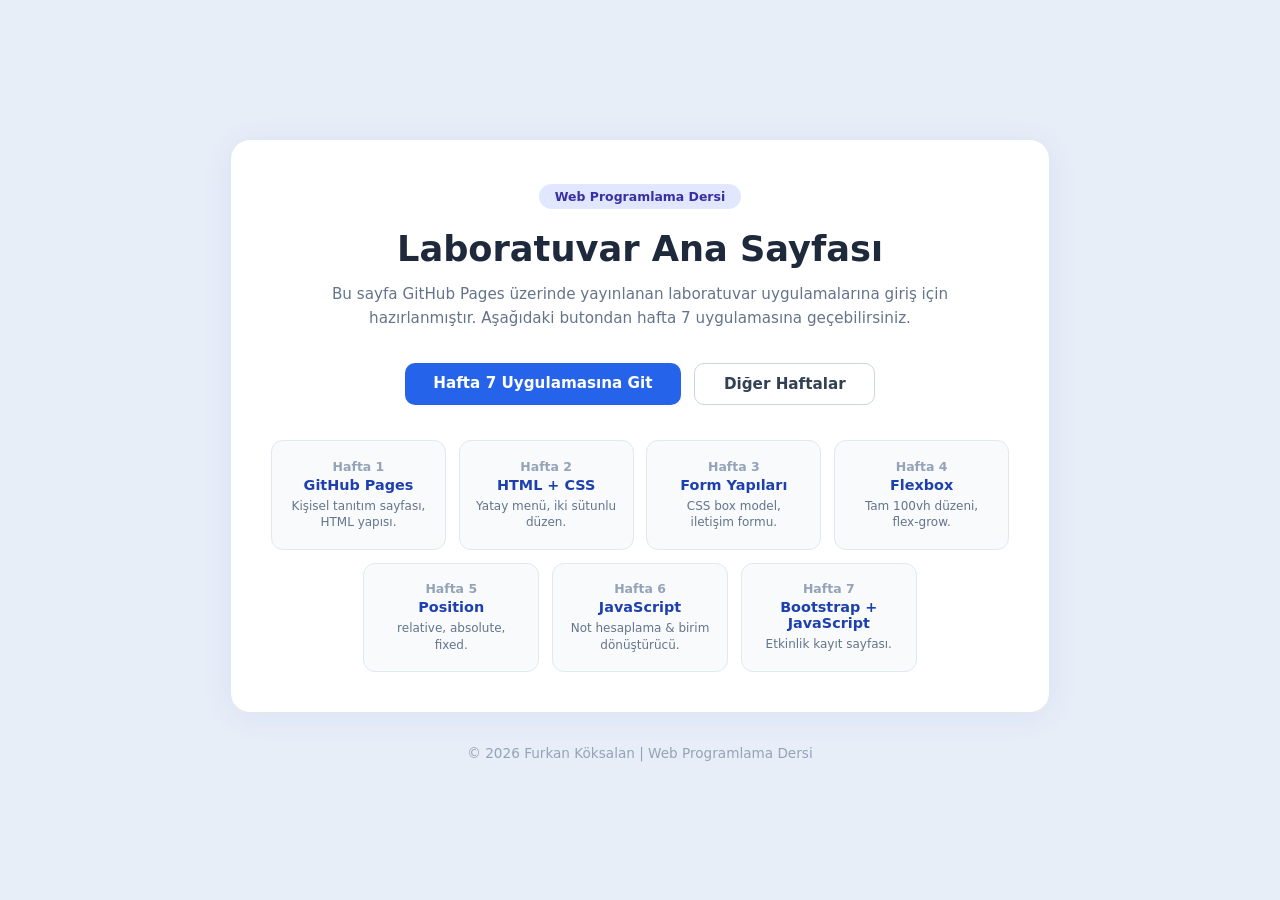
<file: hafta7/index.html>
<!DOCTYPE html>
<html lang="tr">
<head>
  <meta charset="UTF-8" />
  <meta name="viewport" content="width=device-width, initial-scale=1.0" />
  <title>Laboratuvar Ana Sayfası</title>
  <style>
    *, *::before, *::after { box-sizing: border-box; margin: 0; padding: 0; }

    body {
      font-family: 'Segoe UI', system-ui, sans-serif;
      background: #e8eef8;
      min-height: 100vh;
      display: flex;
      flex-direction: column;
      align-items: center;
      justify-content: center;
      padding: 2rem 1.5rem;
    }

    .hub-card {
      background: #fff;
      border-radius: 20px;
      border: 1.5px solid #e2e8f0;
      padding: 2.8rem 2.5rem 2.5rem;
      box-shadow: 0 4px 32px rgba(30,64,175,0.07);
      width: 100%;
      max-width: 820px;
      text-align: center;
    }

    .badge {
      display: inline-block;
      background: #e0e7ff;
      color: #3730a3;
      font-size: 0.78rem;
      font-weight: 600;
      padding: 0.3rem 1rem;
      border-radius: 20px;
      margin-bottom: 1.2rem;
    }

    h1 {
      font-size: 2.2rem;
      font-weight: 800;
      color: #1e293b;
      margin-bottom: 0.8rem;
    }

    .desc {
      color: #64748b;
      font-size: 0.95rem;
      line-height: 1.6;
      margin-bottom: 2rem;
    }

    .btn-group {
      display: flex;
      gap: 0.8rem;
      justify-content: center;
      margin-bottom: 2.2rem;
    }

    .btn-primary {
      padding: 0.7rem 1.8rem;
      background: #2563eb;
      color: #fff;
      border: none;
      border-radius: 10px;
      font-size: 0.95rem;
      font-weight: 700;
      text-decoration: none;
      transition: background 0.2s, transform 0.15s;
    }
    .btn-primary:hover { background: #1d4ed8; transform: translateY(-2px); color: #fff; text-decoration: none; }

    .btn-secondary {
      padding: 0.7rem 1.8rem;
      background: #fff;
      color: #334155;
      border: 1.5px solid #cbd5e1;
      border-radius: 10px;
      font-size: 0.95rem;
      font-weight: 600;
      text-decoration: none;
      transition: background 0.2s;
    }
    .btn-secondary:hover { background: #f1f5f9; color: #334155; text-decoration: none; }

    /* Hafta grid */
    .hafta-grid {
      display: grid;
      grid-template-columns: repeat(4, 1fr);
      gap: 0.8rem;
      margin-bottom: 0.8rem;
    }
    .hafta-grid-bottom {
      display: grid;
      grid-template-columns: repeat(3, 1fr);
      gap: 0.8rem;
      max-width: 75%;
      margin: 0 auto;
    }

    .hafta-kart {
      display: block;
      background: #f8fafc;
      border: 1.5px solid #e2e8f0;
      border-radius: 12px;
      padding: 1.1rem 1rem;
      text-decoration: none;
      color: #1e293b;
      text-align: center;
      transition: transform 0.2s, box-shadow 0.2s, border-color 0.2s;
    }
    .hafta-kart:hover {
      transform: translateY(-3px);
      box-shadow: 0 6px 20px rgba(37,99,235,0.12);
      border-color: #93c5fd;
      text-decoration: none;
    }

    .hafta-no {
      font-size: 0.78rem;
      font-weight: 600;
      color: #94a3b8;
      margin-bottom: 0.2rem;
    }

    .hafta-baslik {
      font-size: 0.9rem;
      font-weight: 700;
      color: #1e40af;
      margin-bottom: 0.3rem;
    }

    .hafta-aciklama {
      font-size: 0.75rem;
      color: #64748b;
      line-height: 1.4;
      margin: 0;
    }

    footer {
      margin-top: 2rem;
      color: #94a3b8;
      font-size: 0.85rem;
    }
  </style>
</head>
<body>

  <div class="hub-card">
    <span class="badge">Web Programlama Dersi</span>
    <h1>Laboratuvar Ana Sayfası</h1>
    <p class="desc">Bu sayfa GitHub Pages üzerinde yayınlanan laboratuvar uygulamalarına giriş için<br>hazırlanmıştır. Aşağıdaki butondan hafta 7 uygulamasına geçebilirsiniz.</p>

    <div class="btn-group">
      <a href="hafta7.html" class="btn-primary">Hafta 7 Uygulamasına Git</a>
      <a href="../hafta1/labs.html" class="btn-secondary">Diğer Haftalar</a>
    </div>

    <!-- Üst 4 kart -->
    <div class="hafta-grid">
      <a href="../hafta1/index.html" class="hafta-kart">
        <div class="hafta-no">Hafta 1</div>
        <div class="hafta-baslik">GitHub Pages</div>
        <p class="hafta-aciklama">Kişisel tanıtım sayfası, HTML yapısı.</p>
      </a>
      <a href="../hafta2/index.html" class="hafta-kart">
        <div class="hafta-no">Hafta 2</div>
        <div class="hafta-baslik">HTML + CSS</div>
        <p class="hafta-aciklama">Yatay menü, iki sütunlu düzen.</p>
      </a>
      <a href="../hafta3/index.html" class="hafta-kart">
        <div class="hafta-no">Hafta 3</div>
        <div class="hafta-baslik">Form Yapıları</div>
        <p class="hafta-aciklama">CSS box model, iletişim formu.</p>
      </a>
      <a href="../hafta4/index.html" class="hafta-kart">
        <div class="hafta-no">Hafta 4</div>
        <div class="hafta-baslik">Flexbox</div>
        <p class="hafta-aciklama">Tam 100vh düzeni, flex-grow.</p>
      </a>
    </div>

    <!-- Alt 3 kart -->
    <div class="hafta-grid-bottom">
      <a href="../hafta5/lab-position.html" class="hafta-kart">
        <div class="hafta-no">Hafta 5</div>
        <div class="hafta-baslik">Position</div>
        <p class="hafta-aciklama">relative, absolute, fixed.</p>
      </a>
      <a href="../hafta6/index.html" class="hafta-kart">
        <div class="hafta-no">Hafta 6</div>
        <div class="hafta-baslik">JavaScript</div>
        <p class="hafta-aciklama">Not hesaplama & birim dönüştürücü.</p>
      </a>
      <a href="hafta7.html" class="hafta-kart">
        <div class="hafta-no">Hafta 7</div>
        <div class="hafta-baslik">Bootstrap + JavaScript</div>
        <p class="hafta-aciklama">Etkinlik kayıt sayfası.</p>
      </a>
    </div>
  </div>

  <footer>
    <p>© 2026 Furkan Köksalan | Web Programlama Dersi</p>
  </footer>

</body>
</html>
</file>
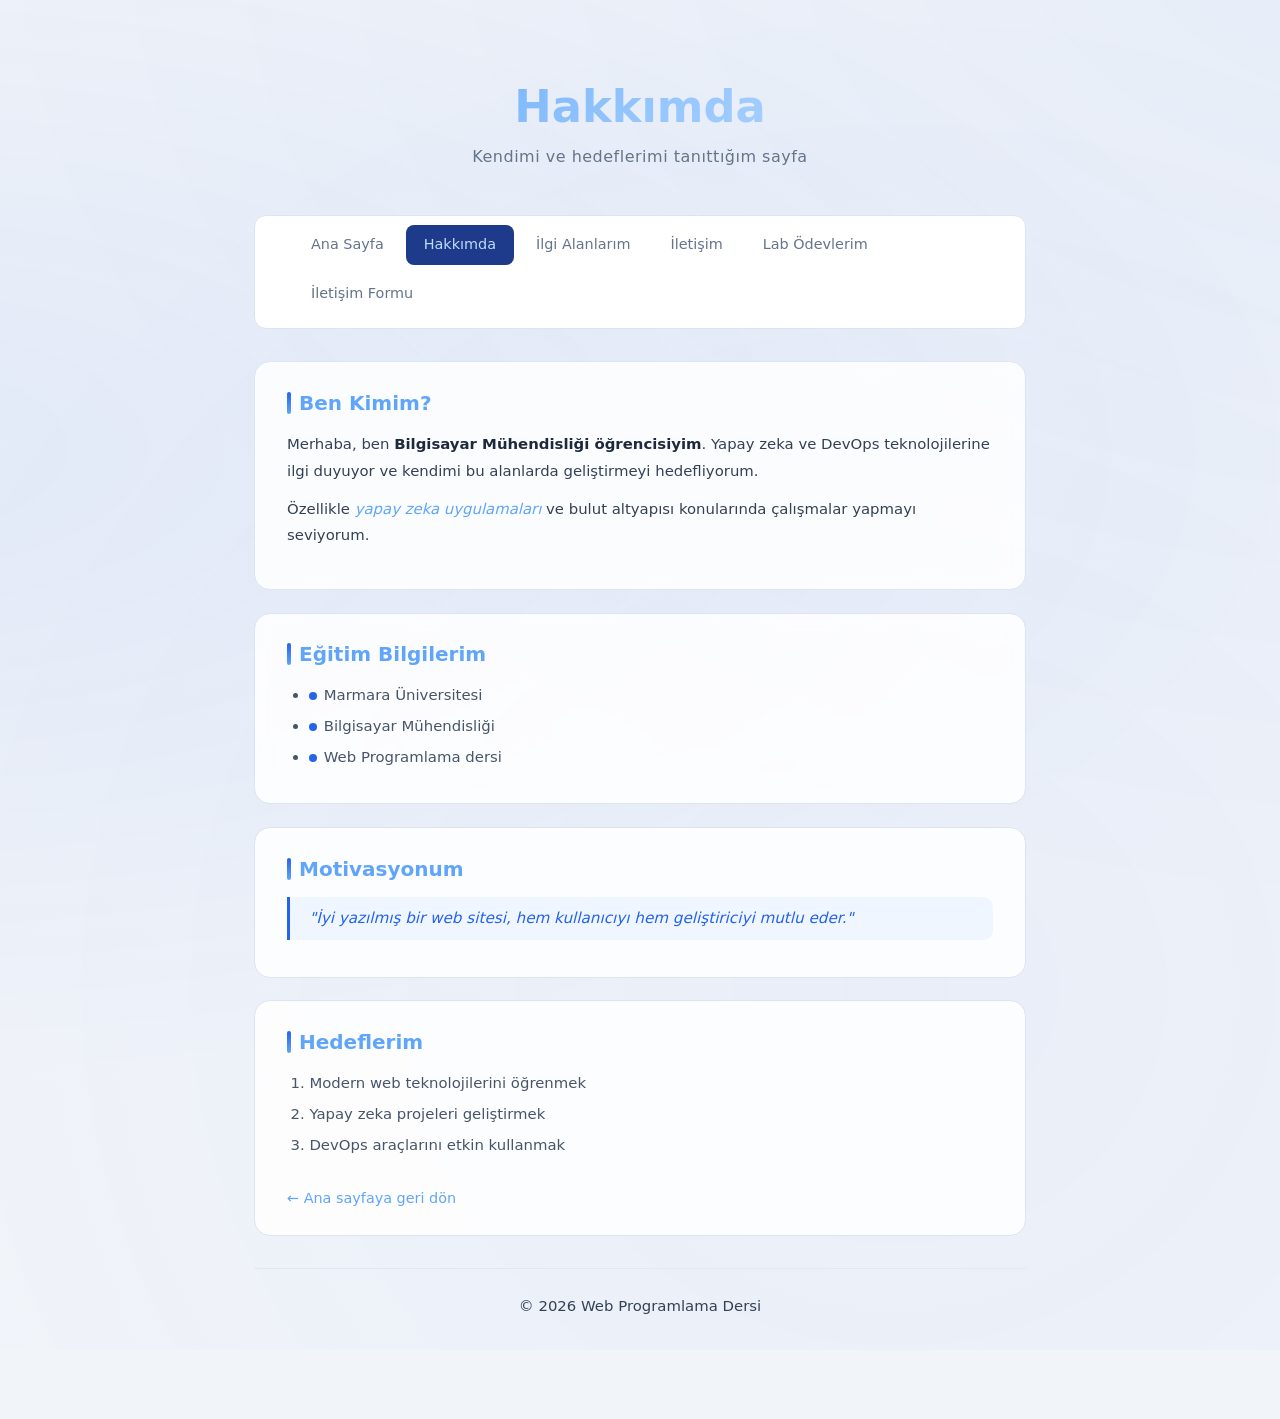
<file: hafta1/about.html>
<!DOCTYPE html>
<html lang="tr">
<head>
  <meta charset="UTF-8" />
  <meta name="viewport" content="width=device-width, initial-scale=1.0" />
  <title>Hakkımda — Furkan Köksalan</title>
  <link rel="stylesheet" href="style.css" />
</head>
<body>

  <div class="kapsayici">

    <header>
      <h1>Hakkımda</h1>
      <p>Kendimi ve hedeflerimi tanıttığım sayfa</p>
    </header>

    <nav>
      <ul>
        <li><a href="index.html">Ana Sayfa</a></li>
        <li><a href="about.html" class="aktif">Hakkımda</a></li>
        <li><a href="interests.html">İlgi Alanlarım</a></li>
        <li><a href="contact.html">İletişim</a></li>
        <li><a href="labs.html">Lab Ödevlerim</a></li>
        <li><a href="../hafta3/index.html">İletişim Formu</a></li>
      </ul>
    </nav>

    <section class="kart">
      <h2>Ben Kimim?</h2>
      <p>Merhaba, ben <strong>Bilgisayar Mühendisliği öğrencisiyim</strong>. Yapay zeka ve DevOps teknolojilerine ilgi duyuyor ve kendimi bu alanlarda geliştirmeyi hedefliyorum.</p>
      <p>Özellikle <em>yapay zeka uygulamaları</em> ve bulut altyapısı konularında çalışmalar yapmayı seviyorum.</p>
    </section>

    <section class="kart">
      <h2>Eğitim Bilgilerim</h2>
      <ul>
        <li><span class="parlayan-nokta"></span>Marmara Üniversitesi</li>
        <li><span class="parlayan-nokta"></span>Bilgisayar Mühendisliği</li>
        <li><span class="parlayan-nokta"></span>Web Programlama dersi</li>
      </ul>
    </section>

    <section class="kart">
      <h2>Motivasyonum</h2>
      <blockquote>
        "İyi yazılmış bir web sitesi, hem kullanıcıyı hem geliştiriciyi mutlu eder."
      </blockquote>
    </section>

    <section class="kart">
      <h2>Hedeflerim</h2>
      <ol>
        <li>Modern web teknolojilerini öğrenmek</li>
        <li>Yapay zeka projeleri geliştirmek</li>
        <li>DevOps araçlarını etkin kullanmak</li>
      </ol>
      <br>
      <a href="index.html" class="geri-don">← Ana sayfaya geri dön</a>
    </section>

    <footer>
      <p>© 2026 Web Programlama Dersi</p>
    </footer>

  </div>

</body>
</html>
</file>
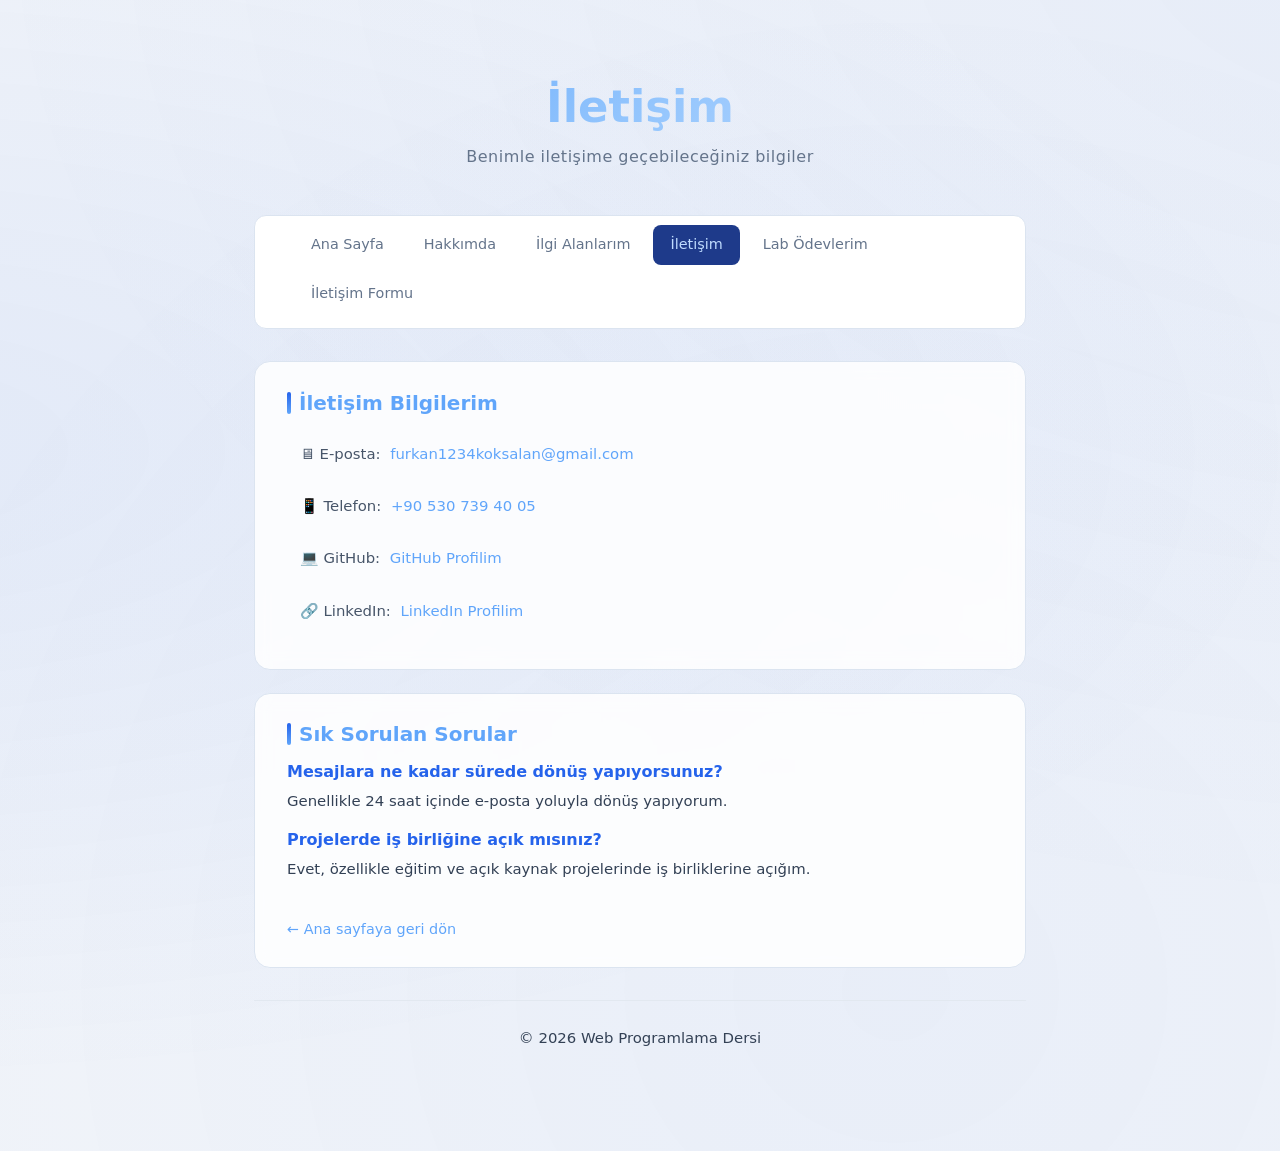
<file: hafta1/contact.html>
<!DOCTYPE html>
<html lang="tr">
<head>
  <meta charset="UTF-8" />
  <meta name="viewport" content="width=device-width, initial-scale=1.0" />
  <title>İletişim — Furkan Köksalan</title>
  <link rel="stylesheet" href="style.css" />
</head>
<body>

  <div class="kapsayici">

    <header>
      <h1>İletişim</h1>
      <p>Benimle iletişime geçebileceğiniz bilgiler</p>
    </header>

    <nav>
      <ul>
        <li><a href="index.html">Ana Sayfa</a></li>
        <li><a href="about.html">Hakkımda</a></li>
        <li><a href="interests.html">İlgi Alanlarım</a></li>
        <li><a href="contact.html" class="aktif">İletişim</a></li>
        <li><a href="labs.html">Lab Ödevlerim</a></li>
        <li><a href="../hafta3/index.html">İletişim Formu</a></li>
      </ul>
    </nav>

    <section class="kart">
      <h2>İletişim Bilgilerim</h2>
      <ul class="iletisim-listesi">
        <li>🖥 E-posta: <a href="mailto:furkan1234koksalan@gmail.com">furkan1234koksalan@gmail.com</a></li>
        <li>📱 Telefon: <a href="tel:+905307394005">+90 530 739 40 05</a></li>
        <li>💻 GitHub: <a href="https://github.com/furkankoksalan" target="_blank">GitHub Profilim</a></li>
        <li>🔗 LinkedIn: <a href="https://www.linkedin.com/in/furkan-koksalan/" target="_blank">LinkedIn Profilim</a></li>
      </ul>
    </section>

    <section class="kart">
      <h2>Sık Sorulan Sorular</h2>
      <h3>Mesajlara ne kadar sürede dönüş yapıyorsunuz?</h3>
      <p>Genellikle 24 saat içinde e-posta yoluyla dönüş yapıyorum.</p>
      <h3>Projelerde iş birliğine açık mısınız?</h3>
      <p>Evet, özellikle eğitim ve açık kaynak projelerinde iş birliklerine açığım.</p>
      <br>
      <a href="index.html" class="geri-don">← Ana sayfaya geri dön</a>
    </section>

    <footer>
      <p>© 2026 Web Programlama Dersi</p>
    </footer>

  </div>

</body>
</html>
</file>
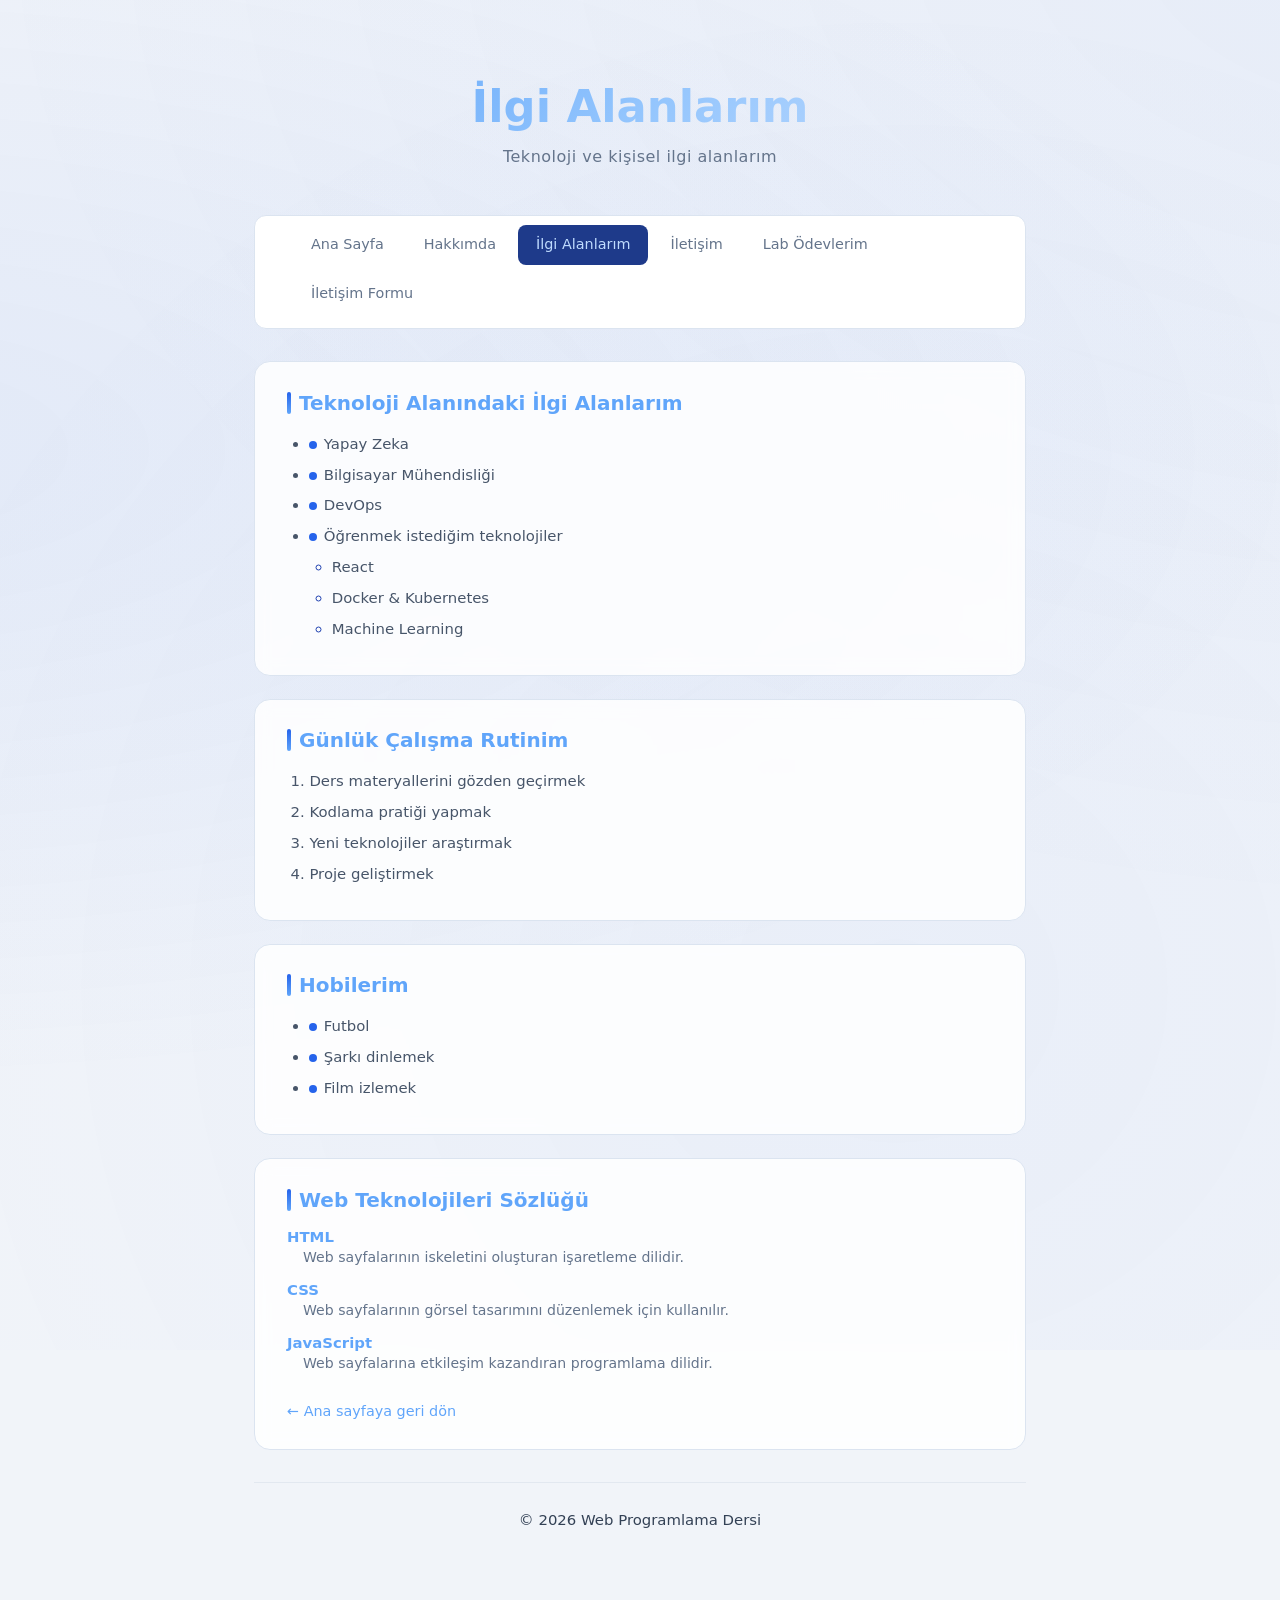
<file: hafta1/interests.html>
<!DOCTYPE html>
<html lang="tr">
<head>
  <meta charset="UTF-8" />
  <meta name="viewport" content="width=device-width, initial-scale=1.0" />
  <title>İlgi Alanlarım — Furkan Köksalan</title>
  <link rel="stylesheet" href="style.css" />
</head>
<body>

  <div class="kapsayici">

    <header>
      <h1>İlgi Alanlarım</h1>
      <p>Teknoloji ve kişisel ilgi alanlarım</p>
    </header>

    <nav>
      <ul>
        <li><a href="index.html">Ana Sayfa</a></li>
        <li><a href="about.html">Hakkımda</a></li>
        <li><a href="interests.html" class="aktif">İlgi Alanlarım</a></li>
        <li><a href="contact.html">İletişim</a></li>
        <li><a href="labs.html">Lab Ödevlerim</a></li>
        <li><a href="../hafta3/index.html">İletişim Formu</a></li>
      </ul>
    </nav>

    <section class="kart">
      <h2>Teknoloji Alanındaki İlgi Alanlarım</h2>
      <ul>
        <li><span class="parlayan-nokta"></span>Yapay Zeka</li>
        <li><span class="parlayan-nokta"></span>Bilgisayar Mühendisliği</li>
        <li><span class="parlayan-nokta"></span>DevOps</li>
        <li><span class="parlayan-nokta"></span>Öğrenmek istediğim teknolojiler
          <ul>
            <li>React</li>
            <li>Docker &amp; Kubernetes</li>
            <li>Machine Learning</li>
          </ul>
        </li>
      </ul>
    </section>

    <section class="kart">
      <h2>Günlük Çalışma Rutinim</h2>
      <ol>
        <li>Ders materyallerini gözden geçirmek</li>
        <li>Kodlama pratiği yapmak</li>
        <li>Yeni teknolojiler araştırmak</li>
        <li>Proje geliştirmek</li>
      </ol>
    </section>

    <section class="kart">
      <h2>Hobilerim</h2>
      <ul>
        <li><span class="parlayan-nokta"></span>Futbol</li>
        <li><span class="parlayan-nokta"></span>Şarkı dinlemek</li>
        <li><span class="parlayan-nokta"></span>Film izlemek</li>
      </ul>
    </section>

    <section class="kart">
      <h2>Web Teknolojileri Sözlüğü</h2>
      <dl>
        <dt>HTML</dt>
        <dd>Web sayfalarının iskeletini oluşturan işaretleme dilidir.</dd>
        <dt>CSS</dt>
        <dd>Web sayfalarının görsel tasarımını düzenlemek için kullanılır.</dd>
        <dt>JavaScript</dt>
        <dd>Web sayfalarına etkileşim kazandıran programlama dilidir.</dd>
      </dl>
      <br>
      <a href="index.html" class="geri-don">← Ana sayfaya geri dön</a>
    </section>

    <footer>
      <p>© 2026 Web Programlama Dersi</p>
    </footer>

  </div>

</body>
</html>
</file>
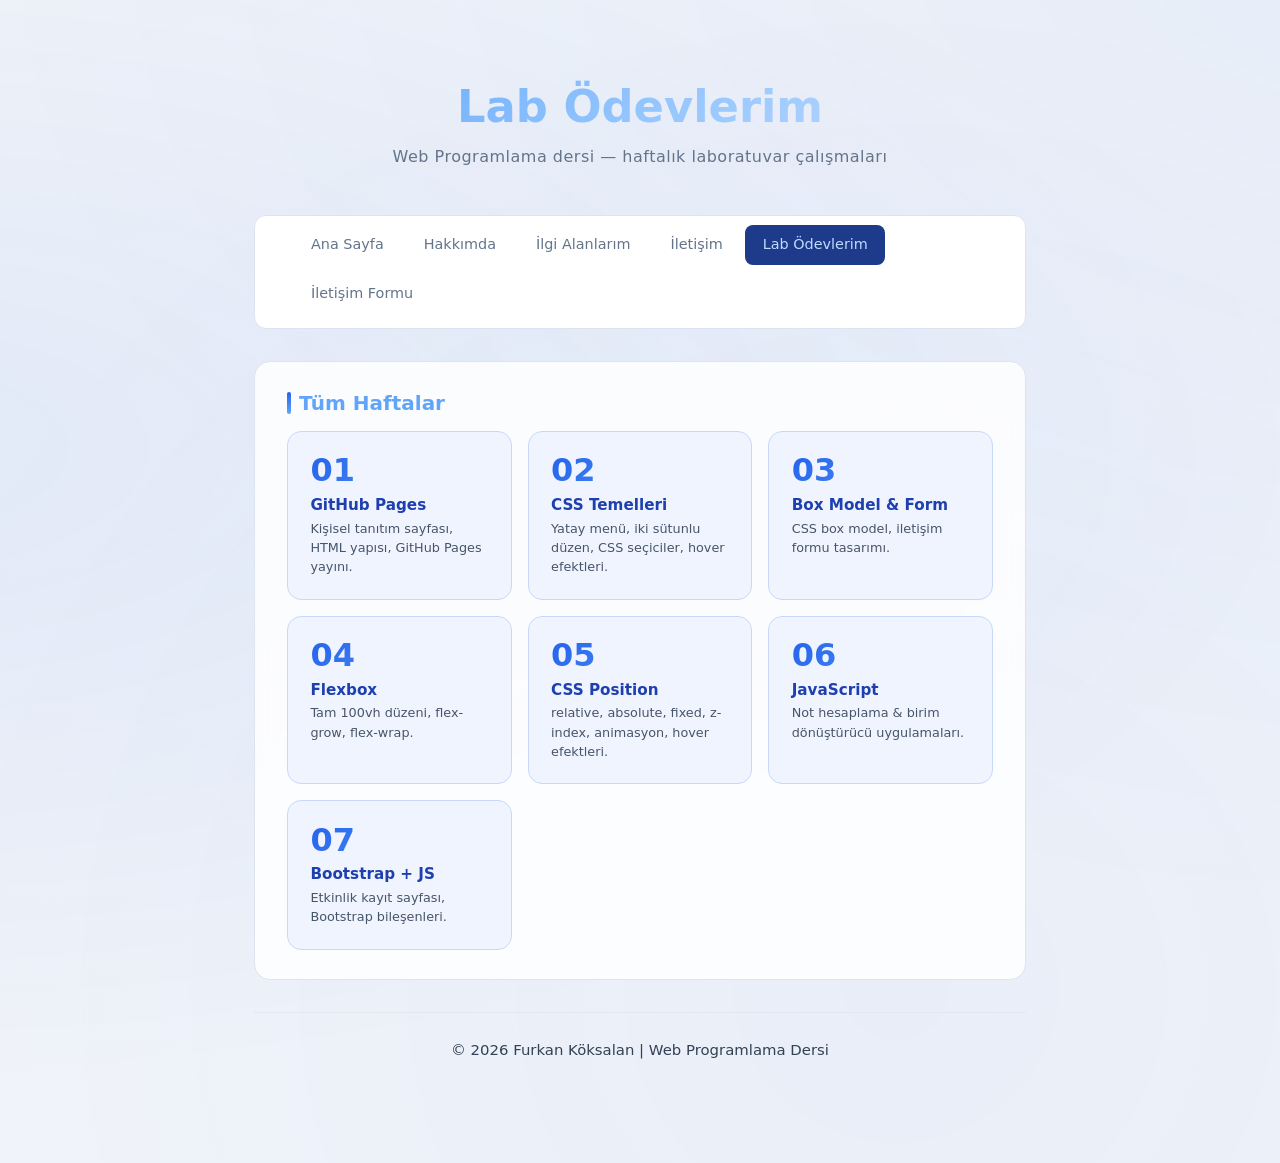
<file: hafta1/labs.html>
<!DOCTYPE html>
<html lang="tr">
<head>
  <meta charset="UTF-8" />
  <meta name="viewport" content="width=device-width, initial-scale=1.0" />
  <title>Lab Ödevlerim — Furkan Köksalan</title>
  <link rel="stylesheet" href="style.css" />
</head>
<body>

  <div class="kapsayici">

    <header>
      <h1>Lab Ödevlerim</h1>
      <p>Web Programlama dersi — haftalık laboratuvar çalışmaları</p>
    </header>

    <nav>
      <ul>
        <li><a href="index.html">Ana Sayfa</a></li>
        <li><a href="about.html">Hakkımda</a></li>
        <li><a href="interests.html">İlgi Alanlarım</a></li>
        <li><a href="contact.html">İletişim</a></li>
        <li><a href="labs.html" class="aktif">Lab Ödevlerim</a></li>
        <li><a href="../hafta3/index.html">İletişim Formu</a></li>
      </ul>
    </nav>

    <section class="kart">
      <h2>Tüm Haftalar</h2>
      <div class="lab-grid">

        <a href="index.html" class="lab-kart">
          <div class="lab-no">01</div>
          <div class="lab-baslik">GitHub Pages</div>
          <p class="lab-aciklama">Kişisel tanıtım sayfası, HTML yapısı, GitHub Pages yayını.</p>
        </a>

        <a href="../hafta2/index.html" class="lab-kart">
          <div class="lab-no">02</div>
          <div class="lab-baslik">CSS Temelleri</div>
          <p class="lab-aciklama">Yatay menü, iki sütunlu düzen, CSS seçiciler, hover efektleri.</p>
        </a>

        <a href="../hafta3/index.html" class="lab-kart">
          <div class="lab-no">03</div>
          <div class="lab-baslik">Box Model &amp; Form</div>
          <p class="lab-aciklama">CSS box model, iletişim formu tasarımı.</p>
        </a>

        <a href="../hafta4/index.html" class="lab-kart">
          <div class="lab-no">04</div>
          <div class="lab-baslik">Flexbox</div>
          <p class="lab-aciklama">Tam 100vh düzeni, flex-grow, flex-wrap.</p>
        </a>

        <a href="../hafta5/lab-position.html" class="lab-kart">
          <div class="lab-no">05</div>
          <div class="lab-baslik">CSS Position</div>
          <p class="lab-aciklama">relative, absolute, fixed, z-index, animasyon, hover efektleri.</p>
        </a>

        <a href="../hafta6/index.html" class="lab-kart">
          <div class="lab-no">06</div>
          <div class="lab-baslik">JavaScript</div>
          <p class="lab-aciklama">Not hesaplama &amp; birim dönüştürücü uygulamaları.</p>
        </a>

        <a href="../hafta7/index.html" class="lab-kart">
          <div class="lab-no">07</div>
          <div class="lab-baslik">Bootstrap + JS</div>
          <p class="lab-aciklama">Etkinlik kayıt sayfası, Bootstrap bileşenleri.</p>
        </a>

      </div>
    </section>

    <footer>
      <p>© 2026 Furkan Köksalan | Web Programlama Dersi</p>
    </footer>

  </div>

</body>
</html>
</file>
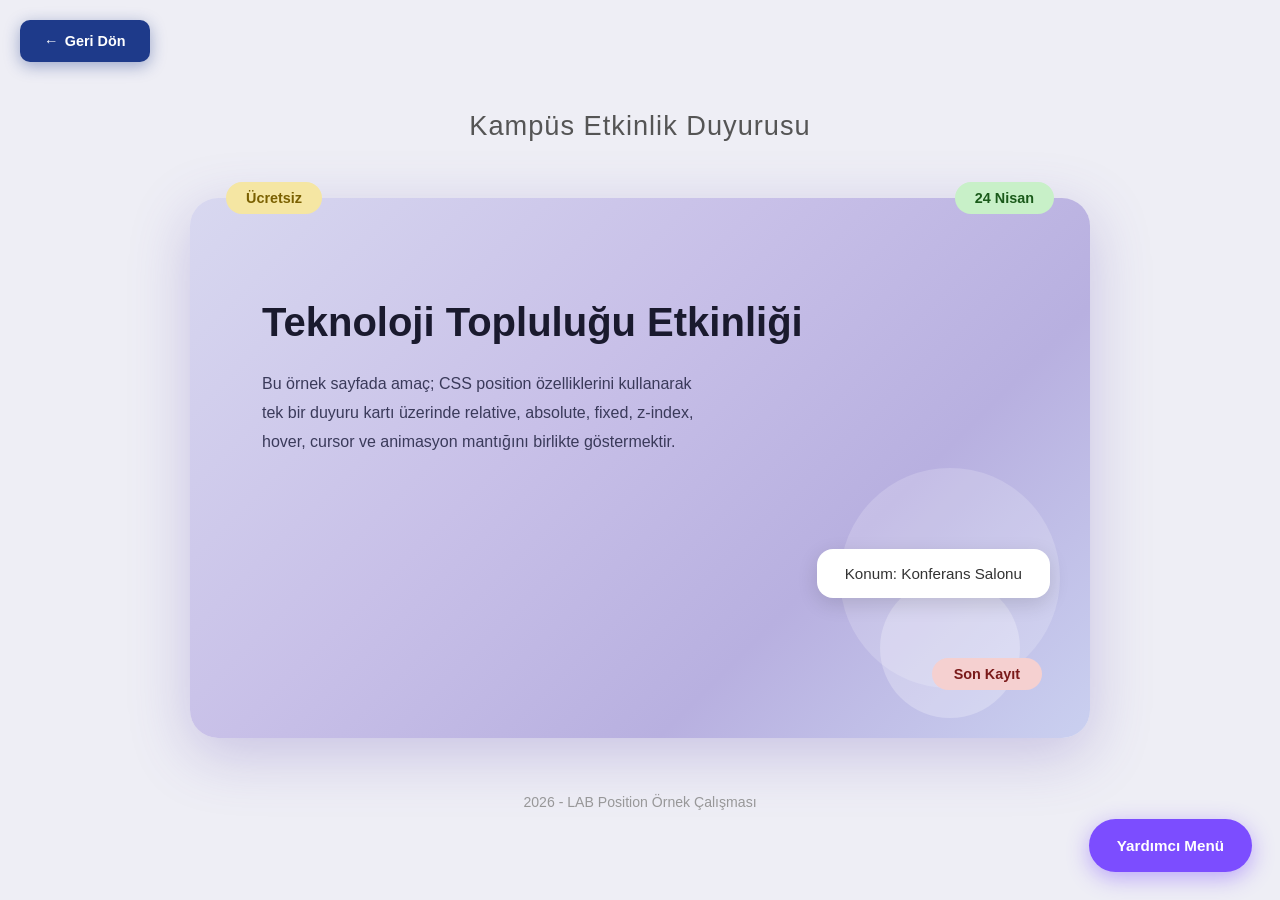
<file: hafta5/lab-position.html>
<!DOCTYPE html>
<html lang="tr">
<head>
    <meta charset="UTF-8">
    <meta name="viewport" content="width=device-width, initial-scale=1.0">
    <title>LAB: CSS Position – Duyuru Kartı</title>
    <style>
        * { margin: 0; padding: 0; box-sizing: border-box; }

        body {
            font-family: 'Segoe UI', Tahoma, Geneva, Verdana, sans-serif;
            background-color: #eeeef5;
            color: #333;
            min-height: 100vh;
            display: flex;
            flex-direction: column;
            align-items: center;
            justify-content: center;
            padding: 100px 20px 80px;
        }

        .page-header {
            text-align: center;
            margin-bottom: 56px;
        }

        .page-header h1 {
            font-size: 1.7em;
            color: #555;
            font-weight: 400;
            letter-spacing: 1px;
        }

        /* ===== KART KAPSAYICISI – position: relative ===== */
        .card-wrapper {
            position: relative;
            width: 100%;
            max-width: 900px;
            min-height: 540px;
            background: linear-gradient(135deg, #d8d8f0 0%, #c8c0e8 40%, #b8b0e0 70%, #cad0f0 100%);
            border-radius: 28px;
            padding: 100px 72px 120px;
            box-shadow: 0 16px 60px rgba(100, 80, 180, 0.28);
            overflow: visible;
            animation: cardFadeIn 0.8s ease both;
        }

        @keyframes cardFadeIn {
            from { opacity: 0; transform: translateY(30px) scale(0.97); }
            to   { opacity: 1; transform: translateY(0) scale(1); }
        }

        /* ===== DEKORATİF DAİRELER (z-index ile üst üste) ===== */
        .deco-circle-1 {
            position: absolute;
            right: 30px; bottom: 50px;
            width: 220px; height: 220px;
            border-radius: 50%;
            background: rgba(255,255,255,0.18);
            z-index: 0;
        }

        .deco-circle-2 {
            position: absolute;
            right: 70px; bottom: 20px;
            width: 140px; height: 140px;
            border-radius: 50%;
            background: rgba(255,255,255,0.25);
            z-index: 1;
        }

        /* ===== KART İÇERİĞİ ===== */
        .card-content {
            position: relative;
            z-index: 2;
        }

        .card-content h2 {
            font-size: 2.5em;
            font-weight: 700;
            color: #1a1a2e;
            margin-bottom: 24px;
            line-height: 1.2;
        }

        .card-content p {
            font-size: 1em;
            color: #3a3a5a;
            line-height: 1.8;
            max-width: 58%;
        }

        /* ===== ROZET 1 – Ücretsiz (absolute, sol üst) ===== */
        .badge-free {
            position: absolute;
            top: -16px; left: 36px;
            background: #f5e6a3;
            color: #7a6000;
            font-size: 0.9em; font-weight: 700;
            padding: 8px 20px;
            border-radius: 20px;
            z-index: 10;
            cursor: help;
            transition: transform 0.25s, box-shadow 0.25s;
        }

        .badge-free:hover {
            transform: scale(1.12) rotate(-3deg);
            box-shadow: 0 4px 14px rgba(200,160,0,0.4);
        }

        /* ===== ROZET 2 – 24 Nisan (absolute, sağ üst) ===== */
        .badge-date {
            position: absolute;
            top: -16px; right: 36px;
            background: #c8f0c8;
            color: #1a5a1a;
            font-size: 0.9em; font-weight: 700;
            padding: 8px 20px;
            border-radius: 20px;
            z-index: 10;
            cursor: zoom-in;
            transition: transform 0.25s;
            animation: pulse 2.5s ease-in-out infinite;
        }

        @keyframes pulse {
            0%, 100% { box-shadow: 0 0 0 0 rgba(50,180,50,0.45); }
            50%       { box-shadow: 0 0 0 10px rgba(50,180,50,0); }
        }

        .badge-date:hover { transform: scale(1.12) rotate(3deg); }

        /* ===== KUTU – Konum (absolute, orta-sağ) ===== */
        .badge-location {
            position: absolute;
            bottom: 140px; right: 40px;
            background: #fff;
            color: #333;
            font-size: 0.95em; font-weight: 500;
            padding: 16px 28px;
            border-radius: 16px;
            z-index: 10;
            box-shadow: 0 6px 20px rgba(0,0,0,0.13);
            cursor: crosshair;
            transition: background 0.3s, color 0.3s, transform 0.25s;
        }

        .badge-location:hover {
            background: #4a3aaa;
            color: #fff;
            transform: translateX(-8px);
        }

        /* ===== ROZET 3 – Son Kayıt (absolute, sağ alt, float animasyonu) ===== */
        .badge-deadline {
            position: absolute;
            bottom: 48px; right: 48px;
            background: #f5d0d0;
            color: #7a1a1a;
            font-size: 0.9em; font-weight: 700;
            padding: 8px 22px;
            border-radius: 20px;
            z-index: 10;
            cursor: not-allowed;
            animation: floatBadge 2s ease-in-out infinite;
        }

        @keyframes floatBadge {
            0%, 100% { transform: translateY(0); }
            50%       { transform: translateY(-7px); }
        }

        .badge-deadline:hover { background: #e05050; color: #fff; }
        .badge-deadline:active { animation: none; transform: scale(0.95); }

        /* ===== SABİT – Geri Dön (fixed, sol üst) ===== */
        .fixed-back {
            position: fixed;
            top: 20px; left: 20px;
            background: #1e3a8a;
            color: #fff;
            font-size: 0.9em; font-weight: 600;
            padding: 13px 24px;
            border-radius: 10px;
            text-decoration: none;
            z-index: 100;
            transition: background 0.3s, transform 0.25s, box-shadow 0.3s;
            box-shadow: 0 4px 16px rgba(30,58,138,0.4);
        }

        .fixed-back:hover {
            background: #2563eb;
            transform: translateY(-2px);
            box-shadow: 0 8px 24px rgba(30,58,138,0.5);
            color: #fff;
            text-decoration: none;
        }

        .fixed-back::before { content: "←"; margin-right: 0.4rem; }
        .fixed-back:active { transform: translateY(0) scale(0.97); }

        /* ===== SABİT – Yardımcı Menü (fixed, sağ alt) ===== */
        .fixed-menu {
            position: fixed;
            bottom: 28px; right: 28px;
            background: #7c4dff;
            color: #fff;
            font-size: 0.95em; font-weight: 700;
            padding: 18px 28px;
            border-radius: 50px;
            z-index: 100;
            cursor: pointer;
            box-shadow: 0 6px 22px rgba(124,77,255,0.45);
            transition: background 0.3s, transform 0.25s, box-shadow 0.3s;
            animation: slideInRight 0.6s 0.4s ease both;
        }

        @keyframes slideInRight {
            from { transform: translateX(90px); opacity: 0; }
            to   { transform: translateX(0); opacity: 1; }
        }

        .fixed-menu:hover {
            background: #5c2de0;
            transform: scale(1.07);
            box-shadow: 0 10px 30px rgba(124,77,255,0.6);
        }

        .fixed-menu:active { transform: scale(0.96); }

        footer {
            margin-top: 56px;
            text-align: center;
            color: #999;
            font-size: 0.88em;
        }
    </style>
</head>
<body>

    <!-- SABİT ÖĞELER -->
    <a href="../hafta1/labs.html" class="fixed-back">Geri Dön</a>
    <div class="fixed-menu">Yardımcı Menü</div>

    <!-- SAYFA BAŞLIĞI -->
    <header class="page-header">
        <h1>Kampüs Etkinlik Duyurusu</h1>
    </header>

    <!-- DUYURU KARTI (position: relative) -->
    <main>
        <div class="card-wrapper">
            <div class="deco-circle-1"></div>
            <div class="deco-circle-2"></div>

            <div class="badge-free">Ücretsiz</div>
            <div class="badge-date">24 Nisan</div>

            <div class="card-content">
                <h2>Teknoloji Topluluğu Etkinliği</h2>
                <p>
                    Bu örnek sayfada amaç; CSS position özelliklerini
                    kullanarak tek bir duyuru kartı üzerinde relative, absolute,
                    fixed, z-index, hover, cursor ve animasyon mantığını
                    birlikte göstermektir.
                </p>
            </div>

            <div class="badge-location">Konum: Konferans Salonu</div>
            <div class="badge-deadline">Son Kayıt</div>
        </div>
    </main>

    <footer>
        <p>2026 - LAB Position Örnek Çalışması</p>
    </footer>

</body>
</html>
</file>
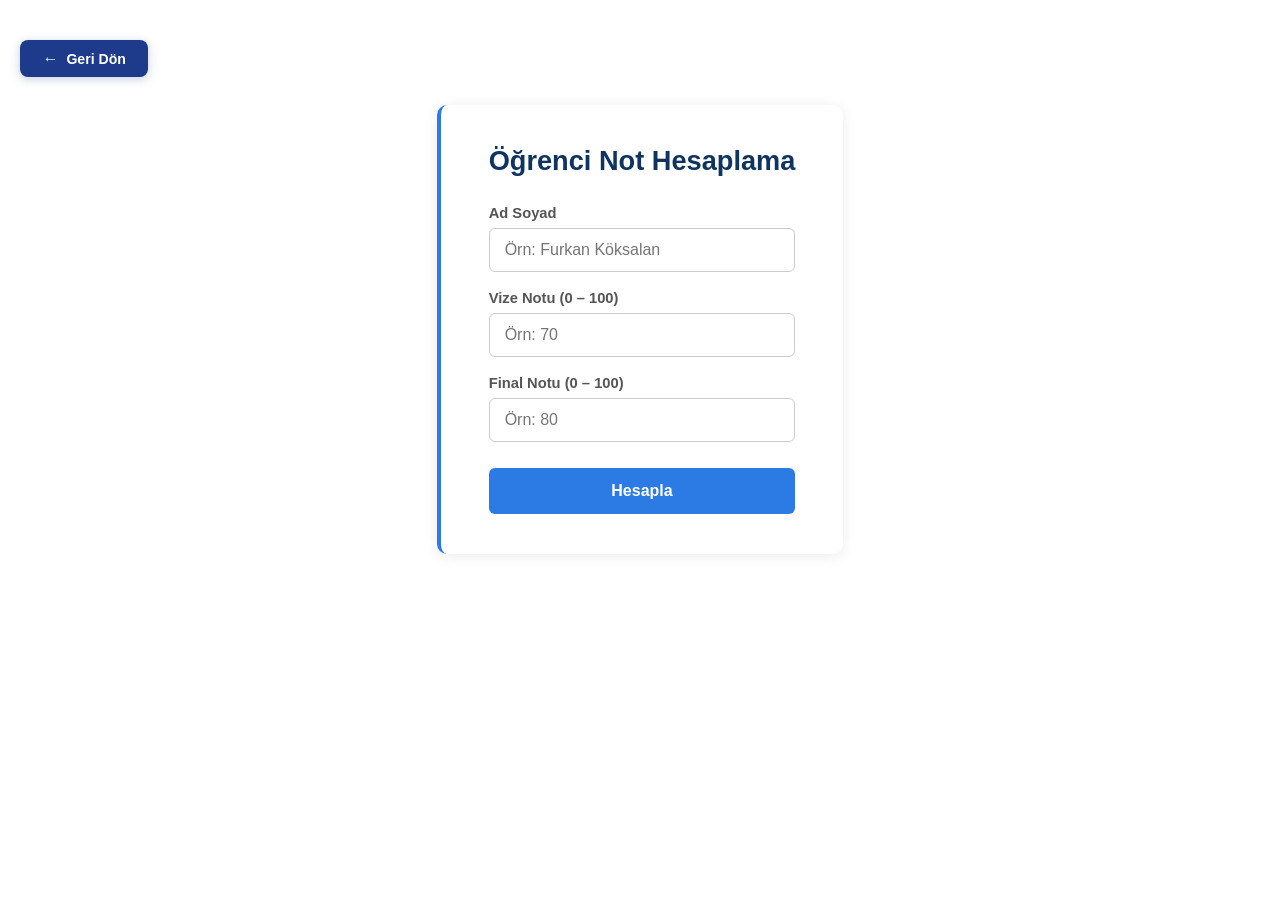
<file: hafta6/uygulama1.html>
<!DOCTYPE html>
<html lang="tr">
<head>
  <meta charset="UTF-8" />
  <meta name="viewport" content="width=device-width, initial-scale=1.0" />
  <title>Öğrenci Not Hesaplama</title>
  <link rel="stylesheet" href="styles/uygulama1.css" />
</head>
<body>

  <a class="btn-geri" href="../hafta1/labs.html">Geri Dön</a>

  <div class="app-card">
    <h2>Öğrenci Not Hesaplama</h2>

    <div class="form-group">
      <label for="adSoyad">Ad Soyad</label>
      <input type="text" id="adSoyad" placeholder="Örn: Furkan Köksalan" />
    </div>

    <div class="form-group">
      <label for="vize">Vize Notu (0 – 100)</label>
      <input type="text" id="vize" placeholder="Örn: 70" />
    </div>

    <div class="form-group">
      <label for="final">Final Notu (0 – 100)</label>
      <input type="text" id="final" placeholder="Örn: 80" />
      <p class="error-msg" id="errorMsg">
        Lütfen tüm alanları doğru doldurunuz (notlar 0–100 arasında olmalıdır).
      </p>
    </div>

    <button class="btn-hesapla" onclick="hesapla()">Hesapla</button>

    <div class="result-box" id="resultBox">
      <p class="res-name" id="resName"></p>
      <p class="res-row">Ortalama: <span id="resOrtalama"></span></p>
      <p class="res-row">Harf Notu: <span id="resHarf"></span></p>
      <p class="res-row">Durum: <span id="resDurum"></span></p>
    </div>
  </div>

  <script src="scripts/uygulama1.js"></script>

</body>
</html>
</file>
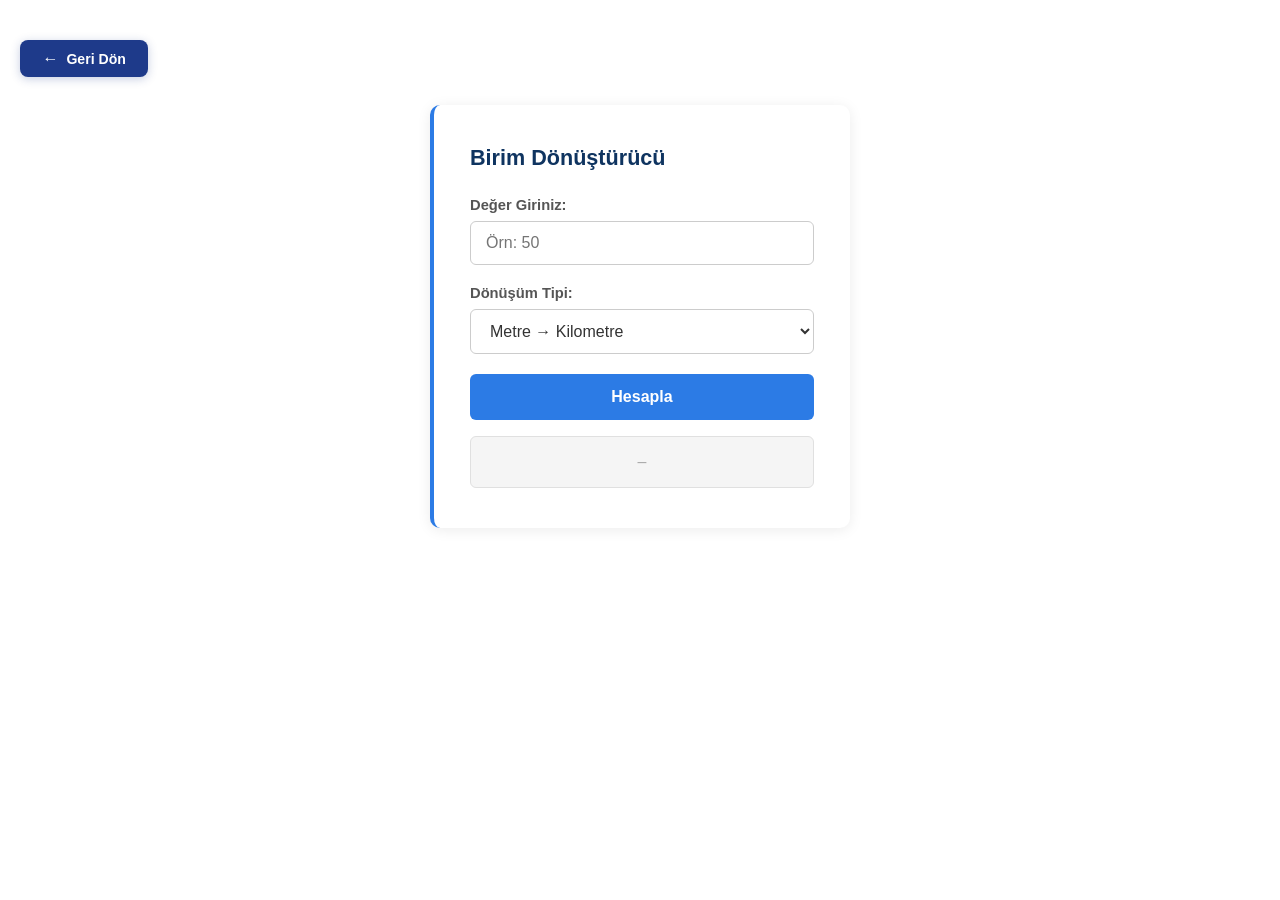
<file: hafta6/uygulama2.html>
<!DOCTYPE html>
<html lang="tr">
<head>
  <meta charset="UTF-8" />
  <meta name="viewport" content="width=device-width, initial-scale=1.0" />
  <title>Birim Dönüştürücü</title>
  <link rel="stylesheet" href="styles/uygulama2.css" />
</head>
<body>

  <a class="btn-geri" href="../hafta1/labs.html">Geri Dön</a>

  <div class="converter-card">
    <h2>Birim Dönüştürücü</h2>

    <div class="form-group">
      <label for="deger1">Değer Giriniz:</label>
      <input type="number" id="deger1" placeholder="Örn: 50" />
    </div>

    <div class="form-group">
      <label for="tip1">Dönüşüm Tipi:</label>
      <select id="tip1">
        <optgroup label="── Uzunluk ──">
          <option value="m-km">Metre → Kilometre</option>
          <option value="km-m">Kilometre → Metre</option>
          <option value="km-mil">Kilometre → Mil</option>
          <option value="mil-km">Mil → Kilometre</option>
        </optgroup>
        <optgroup label="── Sıcaklık ──">
          <option value="c-f">Celsius → Fahrenheit</option>
          <option value="f-c">Fahrenheit → Celsius</option>
          <option value="c-k">Celsius → Kelvin</option>
          <option value="k-c">Kelvin → Celsius</option>
        </optgroup>
        <optgroup label="── Kütle ──">
          <option value="kg-g">Kilogram → Gram</option>
          <option value="g-kg">Gram → Kilogram</option>
        </optgroup>
      </select>
    </div>

    <button class="btn-hesapla" onclick="donustur(1)">Hesapla</button>
    <div class="sonuc-box empty" id="sonuc1">–</div>
  </div>

  <script src="scripts/uygulama2.js"></script>

</body>
</html>
</file>
<file: hafta1/style.css>
/* ===== RESET ===== */
*, *::before, *::after {
  box-sizing: border-box;
  margin: 0;
  padding: 0;
}

body {
  font-family: 'Segoe UI', system-ui, sans-serif;
  background: #f1f4f9;
  color: #1e293b;
  min-height: 100vh;
}

/* ===== HAREKETLİ ARKA PLAN ===== */
body::before {
  content: '';
  position: fixed;
  top: -50%;
  left: -50%;
  width: 200%;
  height: 200%;
  background: radial-gradient(ellipse at 20% 50%, rgba(37,99,235,0.07) 0%, transparent 50%),
              radial-gradient(ellipse at 80% 20%, rgba(37,99,235,0.05) 0%, transparent 50%),
              radial-gradient(ellipse at 60% 80%, rgba(37,99,235,0.04) 0%, transparent 50%);
  animation: bgHareket 12s ease-in-out infinite alternate;
  z-index: 0;
  pointer-events: none;
}

@keyframes bgHareket {
  0%   { transform: translate(0, 0) rotate(0deg); }
  100% { transform: translate(30px, 20px) rotate(3deg); }
}

/* ===== ANA KAPSAYICI ===== */
.kapsayici {
  position: relative;
  z-index: 1;
  max-width: 820px;
  margin: 0 auto;
  padding: 2rem 1.5rem 4rem;
  animation: asagiGel 0.7s ease both;
}

@keyframes asagiGel {
  from { opacity: 0; transform: translateY(-30px); }
  to   { opacity: 1; transform: translateY(0); }
}

/* ===== HEADER ===== */
header {
  text-align: center;
  padding: 3rem 1rem 2rem;
}

header h1 {
  font-size: 2.8rem;
  font-weight: 800;
  background: linear-gradient(135deg, #60a5fa, #93c5fd, #bfdbfe);
  -webkit-background-clip: text;
  -webkit-text-fill-color: transparent;
  background-clip: text;
  animation: renk 5s ease-in-out infinite alternate;
}

@keyframes renk {
  0%   { filter: brightness(1); }
  100% { filter: brightness(1.2); }
}

header p {
  margin-top: 0.6rem;
  color: #64748b;
  font-size: 1rem;
  letter-spacing: 0.5px;
}

/* ===== NAV ===== */
nav {
  background: #ffffff;
  border: 1px solid #dbe4f0;
  border-radius: 12px;
  padding: 0.6rem 1rem;
  margin-bottom: 2rem;
  backdrop-filter: blur(10px);
}

nav ul {
  list-style: none;
  display: flex;
  gap: 0.3rem;
  flex-wrap: wrap;
}

nav ul li a {
  display: inline-block;
  padding: 0.45rem 1.1rem;
  font-size: 0.9rem;
  font-weight: 500;
  color: #64748b;
  text-decoration: none;
  border-radius: 8px;
  transition: background 0.2s, color 0.2s, transform 0.15s;
}

nav ul li a:hover {
  background: rgba(37,99,235,0.08);
  color: #2563eb;
  transform: translateY(-2px);
}

nav ul li a.aktif {
  background: #1e3a8a;
  color: #bfdbfe;
}

/* ===== KART ===== */
.kart {
  background: rgba(255,255,255,0.85);
  border: 1px solid #dbe4f0;
  border-radius: 16px;
  padding: 1.8rem 2rem;
  margin-bottom: 1.4rem;
  backdrop-filter: blur(8px);
  transition: transform 0.25s, box-shadow 0.25s, border-color 0.25s;
  animation: kartGel 0.6s ease both;
}

.kart:hover {
  transform: translateY(-5px);
  box-shadow: 0 12px 40px rgba(37,99,235,0.12);
  border-color: rgba(96,165,250,0.35);
}

@keyframes kartGel {
  from { opacity: 0; transform: translateY(20px); }
  to   { opacity: 1; transform: translateY(0); }
}

.kart:nth-child(2) { animation-delay: 0.10s; }
.kart:nth-child(3) { animation-delay: 0.20s; }
.kart:nth-child(4) { animation-delay: 0.30s; }
.kart:nth-child(5) { animation-delay: 0.40s; }

/* ===== BAŞLIKLAR ===== */
h2 {
  font-size: 1.25rem;
  font-weight: 700;
  color: #60a5fa;
  margin-bottom: 1rem;
  display: flex;
  align-items: center;
  gap: 0.5rem;
}

h2::before {
  content: '';
  display: inline-block;
  width: 4px;
  height: 1.1em;
  background: linear-gradient(180deg, #2563eb, #60a5fa);
  border-radius: 2px;
}

h3 {
  font-size: 1rem;
  font-weight: 600;
  color: #2563eb;
  margin: 1rem 0 0.4rem;
}

/* ===== PARAGRAFLAR ===== */
p {
  font-size: 0.93rem;
  color: #334155;
  line-height: 1.8;
  margin-bottom: 0.7rem;
}

p strong {
  color: #1e293b;
  font-weight: 600;
}

p em {
  color: #60a5fa;
  font-style: italic;
}

/* ===== LİSTELER ===== */
ul, ol {
  padding-left: 1.4rem;
}

ul li, ol li {
  color: #475569;
  font-size: 0.93rem;
  line-height: 1.8;
  margin-bottom: 0.25rem;
  transition: color 0.2s, transform 0.2s;
}

ul li:hover, ol li:hover {
  color: #2563eb;
  transform: translateX(4px);
}

ul ul {
  margin-top: 0.25rem;
}

ul ul li::marker {
  color: #1e40af;
}

/* ===== TANIM LİSTESİ ===== */
dl dt {
  font-weight: 700;
  color: #60a5fa;
  margin-top: 0.7rem;
  font-size: 0.93rem;
}

dl dd {
  color: #64748b;
  font-size: 0.88rem;
  margin-left: 1rem;
  line-height: 1.7;
}

/* ===== BLOCKQUOTE ===== */
blockquote {
  border-left: 3px solid #2563eb;
  margin: 0.5rem 0;
  padding: 0.8rem 1.2rem;
  background: #eff6ff;
  border-radius: 0 10px 10px 0;
  color: #2563eb;
  font-style: italic;
  font-size: 0.95rem;
}

/* ===== LİNKLER ===== */
a {
  color: #60a5fa;
  text-decoration: none;
  transition: color 0.2s;
}

a:hover {
  color: #2563eb;
  text-decoration: underline;
}

.geri-don {
  display: inline-flex;
  align-items: center;
  gap: 0.4rem;
  margin-top: 0.5rem;
  font-size: 0.9rem;
  color: #60a5fa;
  text-decoration: none;
  transition: gap 0.2s, color 0.2s;
}

.geri-don:hover {
  gap: 0.7rem;
  color: #2563eb;
  text-decoration: none;
}

/* ===== İLETİŞİM LİSTESİ ===== */
.iletisim-listesi {
  list-style: none;
  padding: 0;
}

.iletisim-listesi li {
  display: flex;
  align-items: center;
  gap: 0.6rem;
  padding: 0.6rem 0.8rem;
  border-radius: 8px;
  margin-bottom: 0.4rem;
  transition: background 0.2s, transform 0.2s;
}

.iletisim-listesi li:hover {
  background: #eff6ff;
  transform: translateX(5px);
}

/* ===== FOOTER ===== */
footer {
  text-align: center;
  padding: 1.5rem 1rem;
  color: #64748b;
  font-size: 0.85rem;
  border-top: 1px solid #e2e8f0;
  margin-top: 2rem;
}

/* ===== PARLAYAN NOKTA ===== */
.parlayan-nokta {
  display: inline-block;
  width: 8px;
  height: 8px;
  background: #2563eb;
  border-radius: 50%;
  margin-right: 0.4rem;
  animation: parla 1.8s ease-in-out infinite;
  vertical-align: middle;
}

@keyframes parla {
  0%, 100% { box-shadow: 0 0 4px #2563eb; opacity: 1; }
  50%       { box-shadow: 0 0 12px #60a5fa; opacity: 0.6; }
}

/* ===== LAB GRID (labs.html için) ===== */
.lab-grid {
  display: grid;
  grid-template-columns: repeat(auto-fill, minmax(220px, 1fr));
  gap: 1rem;
  margin-top: 0.5rem;
}

.lab-kart {
  background: #f0f4ff;
  border: 1.5px solid #c7d8f8;
  border-radius: 14px;
  padding: 1.4rem;
  text-decoration: none;
  color: #1e293b;
  transition: transform 0.2s, box-shadow 0.2s, border-color 0.2s, background 0.2s;
  display: block;
  animation: kartGel 0.5s ease both;
}

.lab-kart:hover {
  transform: translateY(-6px);
  box-shadow: 0 12px 36px rgba(37,99,235,0.18);
  border-color: #2563eb;
  background: #e8eeff;
  text-decoration: none;
  color: #1e293b;
}

.lab-kart:nth-child(1) { animation-delay: 0.05s; }
.lab-kart:nth-child(2) { animation-delay: 0.10s; }
.lab-kart:nth-child(3) { animation-delay: 0.15s; }
.lab-kart:nth-child(4) { animation-delay: 0.20s; }
.lab-kart:nth-child(5) { animation-delay: 0.25s; }
.lab-kart:nth-child(6) { animation-delay: 0.30s; }
.lab-kart:nth-child(7) { animation-delay: 0.35s; }

.lab-no {
  font-size: 2rem;
  font-weight: 800;
  background: linear-gradient(135deg, #2563eb, #60a5fa);
  -webkit-background-clip: text;
  -webkit-text-fill-color: transparent;
  background-clip: text;
  line-height: 1;
  margin-bottom: 0.6rem;
}

.lab-baslik {
  font-size: 0.95rem;
  font-weight: 700;
  color: #1e40af;
  margin-bottom: 0.3rem;
}

.lab-aciklama {
  font-size: 0.8rem;
  color: #475569;
  line-height: 1.5;
  margin: 0;
}

.lab-kart.pasif {
  opacity: 0.35;
  cursor: default;
  pointer-events: none;
}

/* ===== ORTAK GERİ DÖN BUTONU ===== */
.btn-geri-don {
  display: inline-flex;
  align-items: center;
  gap: 0.5rem;
  padding: 0.6rem 1.4rem;
  background: #1e3a8a;
  color: #fff;
  font-size: 0.88rem;
  font-weight: 600;
  font-family: inherit;
  border: none;
  border-radius: 8px;
  text-decoration: none;
  cursor: pointer;
  transition: background 0.2s, transform 0.15s, box-shadow 0.2s;
  box-shadow: 0 2px 10px rgba(30,58,138,0.25);
  margin-bottom: 1.2rem;
}

.btn-geri-don:hover {
  background: #2563eb;
  transform: translateY(-2px);
  box-shadow: 0 6px 18px rgba(37,99,235,0.30);
  color: #fff;
  text-decoration: none;
}

.btn-geri-don:active {
  transform: translateY(0);
  box-shadow: 0 2px 8px rgba(30,58,138,0.20);
}

.btn-geri-don::before {
  content: '←';
  font-size: 1rem;
}
</file>
<file: hafta4/style.css>
/* =====================
   RESET & BASE
   ===================== */
* {
  margin: 0;
  padding: 0;
  box-sizing: border-box;
}

body {
  font-family: Arial, sans-serif;
  font-size: 14px;
  color: #333;
  background: #e8e8e8;
}

/* =====================
   WRAPPER
   ===================== */
.wrapper {
  display: flex;
  flex-direction: column;
  min-height: 100vh;
  max-width: 1000px;
  margin: 0 auto;
  background: transparent;
  gap: 1rem;
  padding: 1rem;
}

/* =====================
   ANNOTATION TAGS
   ===================== */
.section-tags {
  display: flex;
  flex-direction: row;
  flex-wrap: wrap;
  gap: 0.4rem;
  padding-top: 0.5rem;
}

.header-tags {
  display: flex;
  flex-direction: row;
  gap: 0.4rem;
  align-items: center;
}

.tag {
  background: #fff;
  border: 1px solid #ccc;
  border-radius: 20px;
  padding: 0.2rem 0.75rem;
  font-size: 0.72rem;
  color: #444;
  white-space: nowrap;
}

.tag-val { color: #4a7fd4; }

/* =====================
   NAVBAR
   ===================== */
.navbar {
  display: flex;
  flex-direction: column;
  justify-content: center;
  min-height: 10vh;
  padding: 0.8rem 1.5rem;
  background-color: #fff;
  border: 1px solid #ddd;
  border-radius: 8px;
  gap: 0.5rem;
}

.navbar-top {
  display: flex;
  flex-direction: row;
  justify-content: space-between;
  align-items: center;
}

.logo {
  font-size: 1.1rem;
  font-weight: bold;
  letter-spacing: 1px;
}

.logo a {
  text-decoration: none;
  color: #1e40af;
}

.nav-links {
  display: flex;
  flex-direction: row;
  gap: 1.5rem;
  list-style: none;
}

.nav-links a {
  text-decoration: none;
  color: #333;
  font-size: 0.9rem;
}

.nav-links a:hover { color: #4a7fd4; }

/* =====================
   HERO
   ===================== */
.hero {
  display: flex;
  flex-direction: column;
  min-height: 30vh;
  padding: 1.2rem 1.5rem;
  background-color: #fff;
  border: 1px solid #ddd;
  border-radius: 8px;
  gap: 0.6rem;
}

.hero-inner {
  display: flex;
  flex-direction: row;
  justify-content: space-between;
  align-items: stretch;
  gap: 1.5rem;
  flex: 1;
}

.hero-text {
  display: flex;
  flex-direction: column;
  justify-content: center;
  gap: 0.6rem;
  flex: 1;
}

.hero-text h1 { font-size: 1.6rem; font-weight: bold; }
.hero-text p  { color: #666; font-size: 0.9rem; }

.hero-image {
  flex: 1;
  min-height: 150px;
  background-color: #e0e0e0;
  border: 1px solid #ccc;
  border-radius: 6px;
  display: flex;
  align-items: center;
  justify-content: center;
  overflow: hidden;
}

.hero-image svg { width: 80%; height: 80%; }

/* =====================
   KARTLAR BÖLÜMÜ
   ===================== */
.cards-section {
  display: flex;
  flex-direction: column;
  min-height: 30vh;
  padding: 1rem 1.5rem;
  background-color: #fff;
  border: 1px solid #ddd;
  border-radius: 8px;
  gap: 0.6rem;
}

.cards-header {
  display: flex;
  flex-direction: row;
  justify-content: space-between;
  align-items: center;
}

.cards-header h2 { font-size: 1.1rem; font-weight: bold; }

.cards-container {
  display: flex;
  flex-direction: row;
  flex-wrap: wrap;
  gap: 0.6rem;
  align-items: stretch;
  flex: 1;
}

.card {
  display: flex;
  flex-direction: column;
  justify-content: space-between;
  background-color: #f7f7f7;
  border: 1px solid #ddd;
  border-radius: 6px;
  padding: 0.7rem;
  flex: 1 1 calc(16.66% - 0.55rem);
  min-width: 120px;
}

.card h3 { font-size: 0.85rem; font-weight: bold; margin-bottom: 0.25rem; }
.card p  { font-size: 0.75rem; color: #777; flex-grow: 1; margin-bottom: 0.5rem; }

/* =====================
   FLEX GROW UYGULAMA
   ===================== */
.flex-grow-section {
  display: flex;
  flex-direction: column;
  min-height: 20vh;
  padding: 1rem 1.5rem;
  background-color: #fff;
  border: 1px solid #ddd;
  border-radius: 8px;
  gap: 0.6rem;
}

.flex-grow-section .cards-header h2 { font-size: 1.1rem; font-weight: bold; }

.grow-container {
  display: flex;
  flex-direction: row;
  align-items: stretch;
  gap: 0.7rem;
  flex: 1;
  min-height: 100px;
}

.box {
  display: flex;
  flex-direction: column;
  justify-content: space-between;
  padding: 0.8rem;
  border-radius: 6px;
  font-size: 0.85rem;
}

.box strong { font-weight: bold; margin-bottom: 0.3rem; }
.box span   { font-size: 0.78rem; color: #555; flex-grow: 1; display: flex; align-items: center; }

.box-1 { flex-grow: 1; background-color: #dce8f7; border: 1px solid #a8c4e8; }
.box-2 { flex-grow: 2; background-color: #d9f0da; border: 1px solid #9dd09f; }
.box-3 { flex-grow: 1; background-color: #fdf0d5; border: 1px solid #e8c87a; }

/* =====================
   FOOTER
   ===================== */
.footer {
  display: flex;
  flex-direction: row;
  justify-content: center;
  align-items: center;
  min-height: 10vh;
  background-color: #fff;
  border: 1px solid #ddd;
  border-radius: 8px;
  color: #666;
  font-size: 0.85rem;
}

.footer a { color: #1e40af; text-decoration: none; }
.footer a:hover { text-decoration: underline; }

/* =====================
   BUTONLAR
   ===================== */
.btn {
  padding: 0.35rem 0.9rem;
  border: none;
  border-radius: 4px;
  cursor: pointer;
  font-size: 0.78rem;
  background-color: #4a7fd4;
  color: #fff;
  align-self: flex-start;
}

.btn:hover { opacity: 0.85; }

.btn-blue   { background-color: #4a7fd4; align-self: stretch; text-align: center; }
.btn-green  { background-color: #4caf50; align-self: stretch; text-align: center; }
.btn-orange { background-color: #e08030; align-self: stretch; text-align: center; }

/* ===== GERİ DÖN BUTONU ===== */
.btn-geri-back {
  display: inline-flex;
  align-items: center;
  gap: 0.4rem;
  padding: 0.5rem 1.2rem;
  background: #1e3a8a;
  color: #fff !important;
  font-size: 0.85rem;
  font-weight: 600;
  border-radius: 8px;
  text-decoration: none !important;
  transition: background 0.2s, transform 0.15s, box-shadow 0.2s;
  box-shadow: 0 2px 10px rgba(30,58,138,0.25);
}
.btn-geri-back:hover {
  background: #2563eb;
  transform: translateY(-2px);
  box-shadow: 0 6px 18px rgba(37,99,235,0.30);
  color: #fff !important;
}
</file>
<file: hafta6/styles/uygulama1.css>
/* ── Uygulama 1: Öğrenci Not Hesaplama ── */

* {
  margin: 0;
  padding: 0;
  box-sizing: border-box;
}

body {
  background: #ffffff;
  font-family: 'Segoe UI', Tahoma, Geneva, Verdana, sans-serif;
  min-height: 100vh;
  display: flex;
  flex-direction: column;
  align-items: center;
  padding: 40px 20px;
  gap: 20px;
}

.btn-geri {
  display: inline-flex;
  align-items: center;
  gap: 0.5rem;
  padding: 0.6rem 1.4rem;
  background: #1e3a8a;
  color: #fff;
  font-size: 0.88rem;
  font-weight: 600;
  font-family: inherit;
  border: none;
  border-radius: 8px;
  text-decoration: none;
  cursor: pointer;
  transition: background 0.2s, transform 0.15s, box-shadow 0.2s;
  box-shadow: 0 2px 10px rgba(30,58,138,0.25);
  align-self: flex-start;
  margin-bottom: 0.5rem;
}

.btn-geri::before {
  content: '←';
  font-size: 1rem;
}

.btn-geri:hover {
  background: #2563eb;
  transform: translateY(-2px);
  box-shadow: 0 6px 18px rgba(37,99,235,0.30);
  color: #fff;
}

.btn-geri:active {
  transform: translateY(0);
}

.app-card {
  background: #fff;
  border-radius: 10px;
  padding: 40px 48px;
  box-shadow: 0 2px 14px rgba(0,0,0,0.08);
  border-left: 4px solid #2c7be5;
  max-width: 580px;
  margin: 0 auto;
}

.app-card h2 {
  border: none;
  margin-top: 0;
  padding-bottom: 0;
  font-size: 1.7em;
  color: #0f3460;
  margin-bottom: 28px;
}

.form-group {
  margin-bottom: 18px;
}

.form-group label {
  display: block;
  font-size: 0.92em;
  font-weight: 600;
  color: #555;
  margin-bottom: 7px;
}

.form-group input {
  width: 100%;
  padding: 12px 15px;
  font-size: 16px;
  font-family: inherit;
  border: 1px solid #ccc;
  border-radius: 6px;
  outline: none;
  transition: border-color 0.2s;
  color: #333;
}

.form-group input:focus {
  border-color: #2c7be5;
  box-shadow: 0 0 0 3px rgba(44,123,229,0.12);
}

.btn-hesapla {
  width: 100%;
  padding: 14px;
  margin-top: 8px;
  font-size: 16px;
  font-weight: 600;
  font-family: inherit;
  background: #2c7be5;
  color: #fff;
  border: none;
  border-radius: 6px;
  cursor: pointer;
  transition: background 0.2s, transform 0.15s;
}

.btn-hesapla:hover {
  background: #1a5bbf;
  transform: translateY(-1px);
}

.btn-hesapla:active {
  transform: translateY(0);
}

/* Sonuç kutusu */
.result-box {
  display: none;
  margin-top: 24px;
  background: #f0f6ff;
  border: 1px solid #c5dbff;
  border-radius: 8px;
  padding: 24px 28px;
}

.result-box.show { display: block; }

.result-box .res-name {
  font-size: 1.15em;
  font-weight: 700;
  color: #0f3460;
  margin-bottom: 12px;
}

.result-box .res-row {
  font-size: 1em;
  color: #444;
  margin-bottom: 8px;
}

.result-box .res-row span {
  font-weight: 600;
  color: #0f3460;
}

.badge {
  display: inline-block;
  padding: 4px 14px;
  border-radius: 20px;
  font-weight: 700;
  font-size: 0.92em;
}

.badge.gecti { background: #d4edda; color: #1e6e34; }
.badge.kaldi { background: #fde8e8; color: #b91c1c; }

/* Hata mesajı */
.error-msg {
  display: none;
  color: #b91c1c;
  font-size: 0.88em;
  margin-top: 7px;
}

.error-msg.show { display: block; }
</file>
<file: hafta6/styles/uygulama2.css>
/* ── Uygulama 2: Birim Dönüştürücü ── */

* {
  margin: 0;
  padding: 0;
  box-sizing: border-box;
}

body {
  background: #ffffff;
  font-family: 'Segoe UI', Tahoma, Geneva, Verdana, sans-serif;
  min-height: 100vh;
  display: flex;
  flex-direction: column;
  align-items: center;
  padding: 40px 20px;
  gap: 20px;
}

.btn-geri {
  display: inline-flex;
  align-items: center;
  gap: 0.5rem;
  padding: 0.6rem 1.4rem;
  background: #1e3a8a;
  color: #fff;
  font-size: 0.88rem;
  font-weight: 600;
  font-family: inherit;
  border: none;
  border-radius: 8px;
  text-decoration: none;
  cursor: pointer;
  transition: background 0.2s, transform 0.15s, box-shadow 0.2s;
  box-shadow: 0 2px 10px rgba(30,58,138,0.25);
  align-self: flex-start;
  margin-bottom: 0.5rem;
}

.btn-geri::before {
  content: '←';
  font-size: 1rem;
}

.btn-geri:hover {
  background: #2563eb;
  transform: translateY(-2px);
  box-shadow: 0 6px 18px rgba(37,99,235,0.30);
  color: #fff;
}

.btn-geri:active {
  transform: translateY(0);
}

.converter-card {
  background: #fff;
  border-radius: 10px;
  padding: 40px 36px;
  box-shadow: 0 2px 14px rgba(0,0,0,0.08);
  border-left: 4px solid #2c7be5;
  width: 420px;
  flex-shrink: 0;
}

.converter-card h2 {
  border: none;
  margin-top: 0;
  padding-bottom: 0;
  font-size: 1.35em;
  color: #0f3460;
  margin-bottom: 26px;
}

.form-group {
  margin-bottom: 20px;
}

.form-group label {
  display: block;
  font-size: 0.92em;
  font-weight: 600;
  color: #555;
  margin-bottom: 8px;
}

.form-group input[type="number"],
.form-group select {
  width: 100%;
  padding: 12px 15px;
  font-size: 16px;
  font-family: inherit;
  border: 1px solid #ccc;
  border-radius: 6px;
  outline: none;
  color: #333;
  background: #fff;
  transition: border-color 0.2s;
}

.form-group input:focus,
.form-group select:focus {
  border-color: #2c7be5;
  box-shadow: 0 0 0 3px rgba(44,123,229,0.12);
}

.btn-hesapla {
  width: 100%;
  padding: 14px;
  font-size: 16px;
  font-weight: 600;
  font-family: inherit;
  background: #2c7be5;
  color: #fff;
  border: none;
  border-radius: 6px;
  cursor: pointer;
  margin-bottom: 16px;
  transition: background 0.2s, transform 0.15s;
}

.btn-hesapla:hover {
  background: #1a5bbf;
  transform: translateY(-1px);
}

.btn-hesapla:active {
  transform: translateY(0);
}

/* Sonuç kutusu */
.sonuc-box {
  background: #d4edda;
  border: 1px solid #a8d5b5;
  border-radius: 6px;
  padding: 16px;
  text-align: center;
  font-size: 16px;
  font-weight: 700;
  color: #1e6e34;
  min-height: 52px;
  display: flex;
  align-items: center;
  justify-content: center;
}

.sonuc-box.empty {
  background: #f5f5f5;
  border: 1px solid #e0e0e0;
  color: #aaa;
  font-weight: 400;
}
</file>
